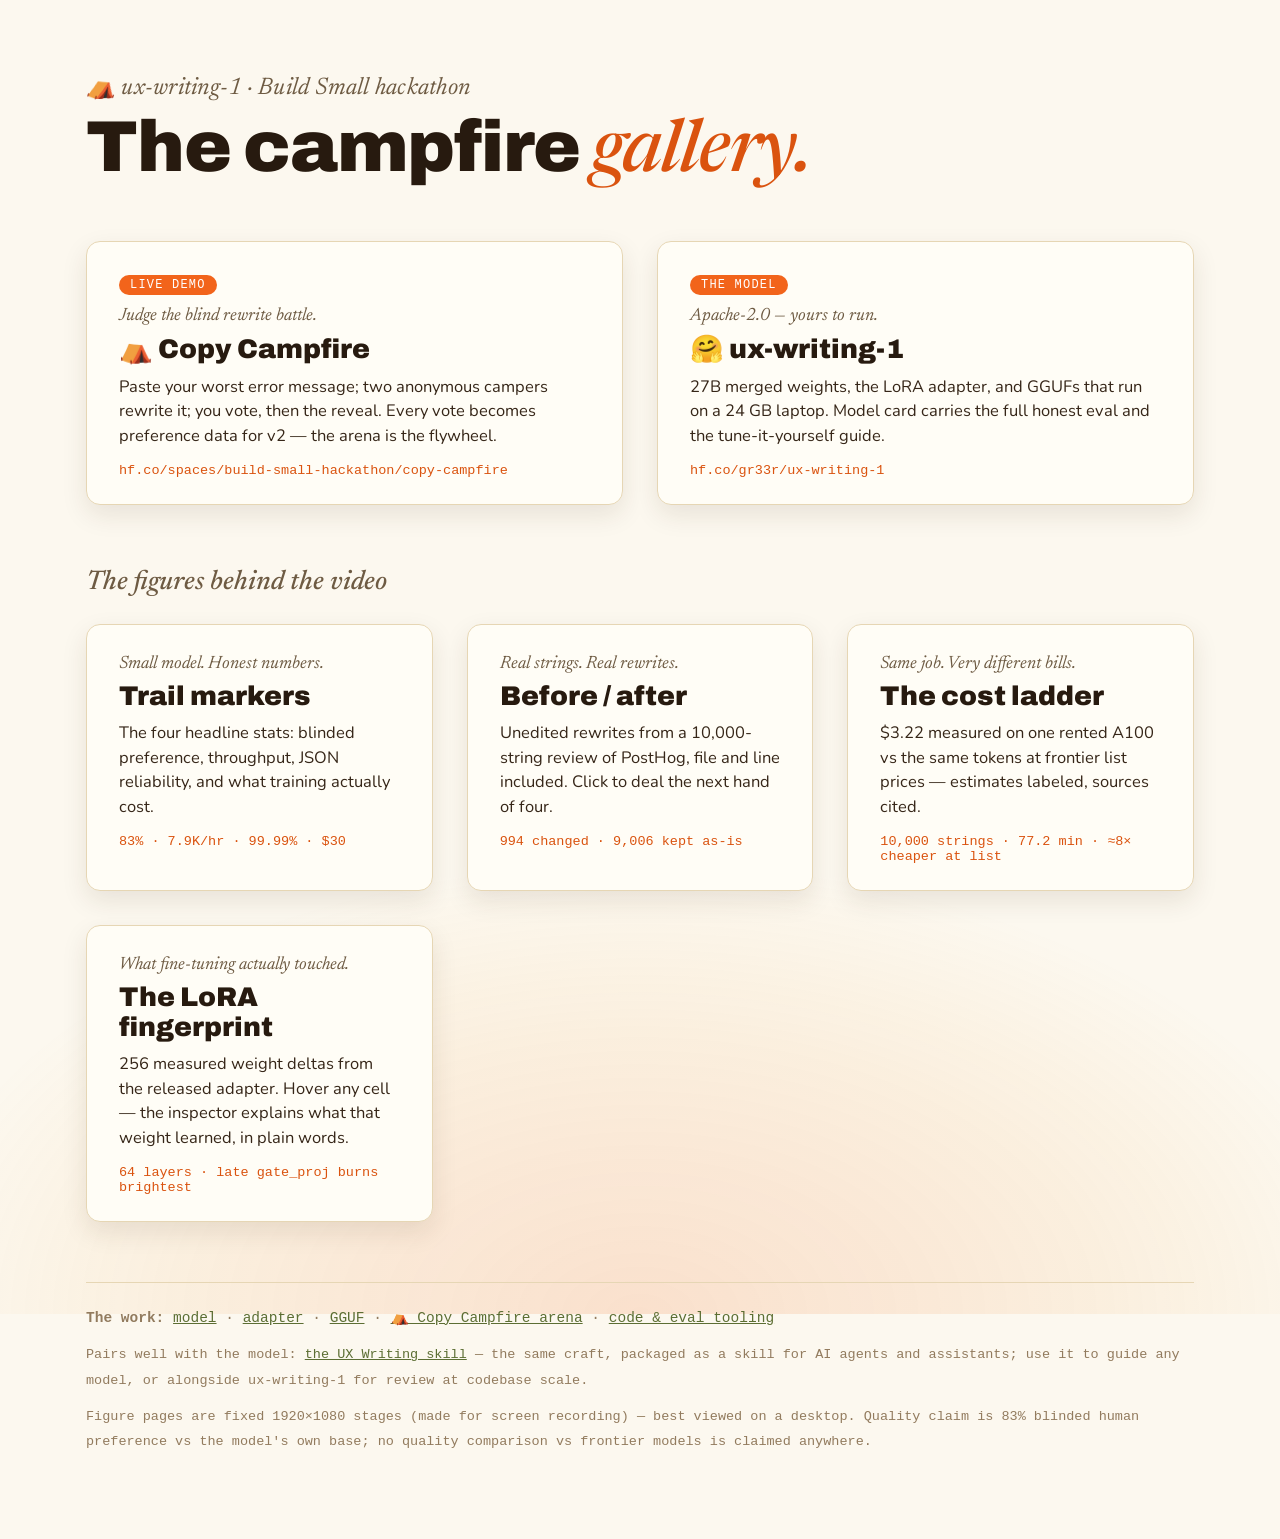
<file: docs/video_assets/index.html>
<!DOCTYPE html>
<html lang="en">
<head>
<meta charset="utf-8">
<link rel="icon" href="data:image/svg+xml,<svg xmlns='http://www.w3.org/2000/svg' viewBox='0 0 100 100'><text y='.9em' font-size='90'>⛺</text></svg>">
<meta name="viewport" content="width=device-width, initial-scale=1">
<title>⛺ ux-writing-1 — the campfire gallery</title>
<link rel="preconnect" href="https://fonts.googleapis.com">
<link href="https://fonts.googleapis.com/css2?family=Archivo:wght@700;900&family=Newsreader:ital,wght@1,500&family=Nunito:wght@400;700;800&display=swap" rel="stylesheet">
<link rel="stylesheet" href="campfire.css">
<style>
/* the gallery hub is a normal scrolling page, not a 1920x1080 stage */
html, body { background: var(--parch-50); }
.hub { position: relative; max-width: 1180px; margin: 0 auto; padding: 72px 36px 80px;
       font-family: var(--font-sans); color: var(--text-body); }
.hub .kicker { font-size: 24px; }
.hub h1 { font-family: var(--font-display); font-weight: 900; font-size: clamp(40px, 6vw, 72px);
          color: var(--text-strong); letter-spacing: -0.015em; line-height: 1.05; margin-top: 10px; }
.hub h1 em { font-family: var(--font-serif); font-style: italic; font-weight: 500; color: var(--fire-600); }
.hub .intro { font-family: var(--font-serif); font-style: italic; font-size: 21px;
              color: var(--text-muted); margin-top: 18px; max-width: 760px; line-height: 1.55; }
.live { margin-top: 48px; display: grid; grid-template-columns: repeat(auto-fit, minmax(360px, 1fr)); gap: 34px; }
.live-tile { border-top: 5px solid var(--fire-500); background:
  linear-gradient(180deg, #FFF8EE, #FFFDF6 55%); }
.live-tile h2 { font-size: 31px; }
.live-tile .t-chip { display: inline-block; font-family: var(--font-mono); font-size: 12px;
  letter-spacing: .1em; text-transform: uppercase; color: #fff; background: var(--fire-500);
  border-radius: 999px; padding: 3px 11px; margin-bottom: 12px; }
.section { font-family: var(--font-serif); font-style: italic; font-weight: 500; font-size: 27px;
  color: var(--text-muted); margin-top: 64px; }
.tiles { margin-top: 28px; display: grid; grid-template-columns: repeat(auto-fit, minmax(320px, 1fr)); gap: 34px; }
.tile { display: block; text-decoration: none; background: #FFFDF6; border: 1px solid var(--parch-300);
        border-radius: 14px; padding: 30px 32px 26px; box-shadow: 0 10px 26px rgba(54,38,24,.10);
        transition: transform .25s cubic-bezier(.22,.9,.3,1), box-shadow .25s ease; }
.tile:hover { transform: translateY(-4px) rotate(-0.4deg); box-shadow: 0 18px 38px rgba(54,38,24,.16); }
.tile .t-kick { font-family: var(--font-serif); font-style: italic; font-size: 18px; color: var(--text-muted); }
.tile h2 { font-family: var(--font-display); font-weight: 900; font-size: 27px; color: var(--text-strong); margin-top: 8px; }
.tile p { font-size: 16.5px; line-height: 1.5; color: var(--text-body); margin-top: 10px; }
.tile .t-stat { font-family: var(--font-mono); font-size: 13.5px; color: var(--fire-600); margin-top: 14px; }
.hub .links { margin-top: 60px; border-top: 1px solid var(--parch-300); padding-top: 22px;
              font-family: var(--font-mono); font-size: 14.5px; line-height: 1.9; color: var(--text-faint); }
.hub .links a { color: var(--pine-600); }
.hub .note { font-family: var(--font-mono); font-size: 13.5px; color: var(--text-faint); margin-top: 10px; }
.glow { position: fixed; left: -20vw; right: -20vw; bottom: -46vh; height: 70vh; pointer-events: none;
        background: radial-gradient(58% 100% at 50% 100%, rgba(242,100,27,.16), rgba(238,142,30,.08) 45%, transparent 72%); }
</style>
</head>
<body>
<div class="glow"></div>
<div class="hub">
  <div class="kicker">⛺ ux-writing-1 · Build Small hackathon</div>
  <h1>The campfire <em>gallery.</em></h1>

  <div class="live">
    <a class="tile live-tile" href="https://huggingface.co/spaces/build-small-hackathon/copy-campfire">
      <span class="t-chip">live demo</span>
      <div class="t-kick">Judge the blind rewrite battle.</div>
      <h2>⛺ Copy Campfire</h2>
      <p>Paste your worst error message; two anonymous campers rewrite it; you vote, then
         the reveal. Every vote becomes preference data for v2 — the arena is the flywheel.</p>
      <div class="t-stat">hf.co/spaces/build-small-hackathon/copy-campfire</div>
    </a>
    <a class="tile live-tile" href="https://huggingface.co/gr33r/ux-writing-1">
      <span class="t-chip">the model</span>
      <div class="t-kick">Apache-2.0 — yours to run.</div>
      <h2>🤗 ux-writing-1</h2>
      <p>27B merged weights, the LoRA adapter, and GGUFs that run on a 24&nbsp;GB laptop.
         Model card carries the full honest eval and the tune-it-yourself guide.</p>
      <div class="t-stat">hf.co/gr33r/ux-writing-1</div>
    </a>
  </div>

  <h3 class="section">The figures behind the video</h3>
  <div class="tiles">
    <a class="tile" href="stats_banner.html">
      <div class="t-kick">Small model. Honest numbers.</div>
      <h2>Trail markers</h2>
      <p>The four headline stats: blinded preference, throughput, JSON reliability, and
         what training actually cost.</p>
      <div class="t-stat">83% · 7.9K/hr · 99.99% · $30</div>
    </a>
    <a class="tile" href="before_after.html">
      <div class="t-kick">Real strings. Real rewrites.</div>
      <h2>Before / after</h2>
      <p>Unedited rewrites from a 10,000-string review of PostHog, file and line included.
         Click to deal the next hand of four.</p>
      <div class="t-stat">994 changed · 9,006 kept as-is</div>
    </a>
    <a class="tile" href="cost_compare.html">
      <div class="t-kick">Same job. Very different bills.</div>
      <h2>The cost ladder</h2>
      <p>$3.22 measured on one rented A100 vs the same tokens at frontier list prices —
         estimates labeled, sources cited.</p>
      <div class="t-stat">10,000 strings · 77.2 min · ≈8× cheaper at list</div>
    </a>
    <a class="tile" href="weights_heatmap.html">
      <div class="t-kick">What fine-tuning actually touched.</div>
      <h2>The LoRA fingerprint</h2>
      <p>256 measured weight deltas from the released adapter. Hover any cell — the
         inspector explains what that weight learned, in plain words.</p>
      <div class="t-stat">64 layers · late gate_proj burns brightest</div>
    </a>
  </div>

  <div class="links">
    <b>The work:</b>
    <a href="https://huggingface.co/gr33r/ux-writing-1">model</a> ·
    <a href="https://huggingface.co/gr33r/ux-writing-1-lora">adapter</a> ·
    <a href="https://huggingface.co/gr33r/ux-writing-1-GGUF">GGUF</a> ·
    <a href="https://huggingface.co/spaces/build-small-hackathon/copy-campfire">⛺ Copy Campfire arena</a> ·
    <a href="https://github.com/content-designer/ux-writing-1">code &amp; eval tooling</a>
    <div class="note">Pairs well with the model:
    <a href="https://content-designer.github.io/ux-writing-skill/">the UX Writing skill</a> —
    the same craft, packaged as a skill for AI agents and assistants; use it to guide any
    model, or alongside ux-writing-1 for review at codebase scale.</div>
    <div class="note">Figure pages are fixed 1920×1080 stages (made for screen recording) —
    best viewed on a desktop. Quality claim is 83% blinded human preference vs the model's
    own base; no quality comparison vs frontier models is claimed anywhere.</div>
  </div>
</div>
</body>
</html>
</file>
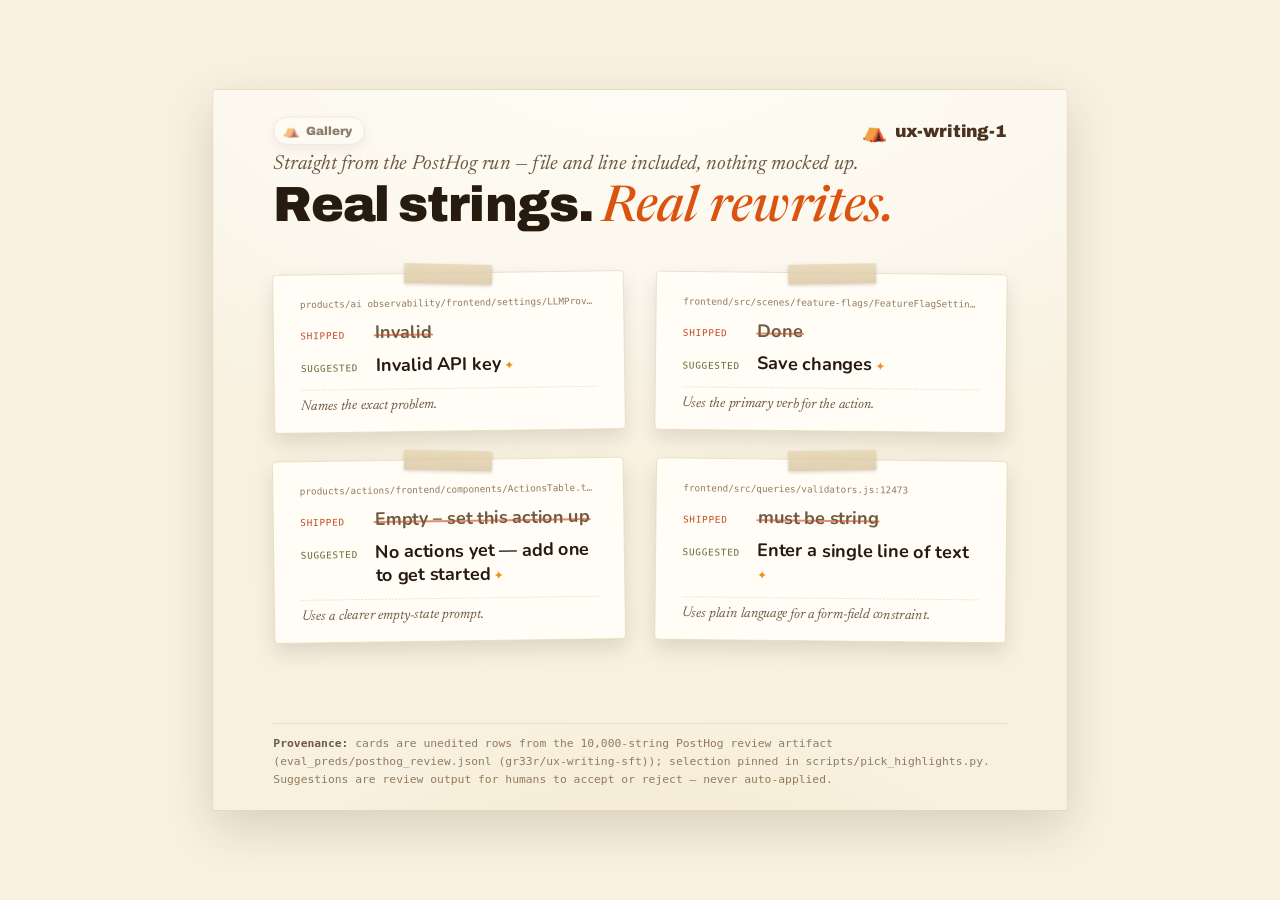
<file: docs/video_assets/before_after.html>
<!DOCTYPE html>
<html lang="en">
<head>
<meta charset="utf-8">
<link rel="icon" href="data:image/svg+xml,<svg xmlns='http://www.w3.org/2000/svg' viewBox='0 0 100 100'><text y='.9em' font-size='90'>⛺</text></svg>">
<title>Copy Campfire — real strings, real rewrites</title>
<link rel="preconnect" href="https://fonts.googleapis.com">
<link href="https://fonts.googleapis.com/css2?family=Archivo:wght@700;900&family=Newsreader:ital,wght@1,500&family=Nunito:wght@400;700;800&display=swap" rel="stylesheet">
<style>
/* Copy Campfire design tokens — verbatim from space/app.py — plus the 1920x1080 video stage. */

:root {
  --fire-50: #FFF2E6; --fire-100: #FFE1C6; --fire-200: #FCC596; --fire-300: #FBA968;
  --fire-400: #F7842F; --fire-500: #F2641B; --fire-600: #DA530F; --fire-700: #B23F08;
  --ember-500: #EE8E1E; --gold-400: #D8A94B; --gold-500: #C0892C; --gold-600: #9A6B1E;
  --parch-50: #FCF8EF; --parch-100: #F8F1DF; --parch-200: #F1E7CF; --parch-300: #E6D6B4; --parch-400: #D6C09A;
  --bark-400: #9B7B55; --bark-500: #7A5C3C; --bark-600: #5E4429; --bark-700: #4A3420;
  --bark-800: #362618; --bark-900: #271A0F;
  --pine-500: #6E7B3E; --pine-600: #5C6E33; --pine-700: #45531F;
  --ink-blue: #2F6CB0; --bad-500: #C24A24;
  --text-strong: var(--bark-900); --text-body: var(--bark-800); --text-muted: #6E5B43;
  --text-faint: #927B5E; --text-accent: var(--pine-600);
  --font-display: 'Archivo', system-ui, sans-serif;
  --font-serif: 'Newsreader', Georgia, serif;
  --font-sans: 'Nunito', system-ui, sans-serif;
  --font-mono: ui-monospace, 'SF Mono', Menlo, monospace;
}

* { margin: 0; padding: 0; box-sizing: border-box; }

html, body { background: var(--parch-100); }

/* fixed 1920x1080 stage, centered and scaled to the window for preview */
.stage-wrap {
  position: fixed; inset: 0; display: flex; align-items: center; justify-content: center;
}
.stage {
  width: 1920px; height: 1080px; position: relative; overflow: hidden;
  background:
    radial-gradient(1200px 700px at 50% -10%, #FFFDF6 0%, var(--parch-50) 55%, var(--parch-100) 100%);
  color: var(--text-body); font-family: var(--font-sans);
  box-shadow: 0 0 0 1px var(--parch-300), 0 26px 70px rgba(54, 38, 24, .16);
  border-radius: 4px;
}
.stage::after { /* parchment grain */
  content: ""; position: absolute; inset: 0; pointer-events: none; opacity: .35;
  background-image: radial-gradient(var(--parch-200) 0.8px, transparent 0.8px);
  background-size: 26px 26px;
}
.stage::before { /* campfire glow from just below frame */
  content: ""; position: absolute; left: -240px; right: -240px; bottom: -540px; height: 900px;
  pointer-events: none; z-index: 0;
  background: radial-gradient(58% 100% at 50% 100%,
    rgba(242, 100, 27, .22), rgba(238, 142, 30, .12) 42%, rgba(216, 169, 75, .06) 62%, transparent 75%);
}

/* ambient embers drifting up the whole stage — pure CSS, deterministic */
.stage-embers { position: absolute; inset: 0; pointer-events: none; overflow: hidden; }
.stage-embers i {
  position: absolute; bottom: -16px; border-radius: 50%;
  background: radial-gradient(circle at 35% 35%, var(--fire-200), var(--ember-500) 60%, transparent 75%);
  opacity: 0; animation: rise-far linear infinite;
}
@keyframes rise-far {
  0%   { transform: translateY(0) translateX(0) scale(1); opacity: 0; }
  6%   { opacity: .55; }
  55%  { opacity: .3; }
  100% { transform: translateY(-1160px) translateX(var(--drift, 30px)) scale(.35); opacity: 0; }
}
.stage-embers i:nth-child(1)  { left: 6%;  width: 7px;  height: 7px;  animation-duration: 13s; animation-delay: 0s;   --drift: 44px; }
.stage-embers i:nth-child(2)  { left: 14%; width: 5px;  height: 5px;  animation-duration: 17s; animation-delay: 4s;   --drift: -36px; }
.stage-embers i:nth-child(3)  { left: 24%; width: 9px;  height: 9px;  animation-duration: 11s; animation-delay: 7s;   --drift: 24px; }
.stage-embers i:nth-child(4)  { left: 33%; width: 5px;  height: 5px;  animation-duration: 19s; animation-delay: 2s;   --drift: -52px; }
.stage-embers i:nth-child(5)  { left: 45%; width: 8px;  height: 8px;  animation-duration: 12s; animation-delay: 9s;   --drift: 38px; }
.stage-embers i:nth-child(6)  { left: 52%; width: 6px;  height: 6px;  animation-duration: 16s; animation-delay: 1s;   --drift: -20px; }
.stage-embers i:nth-child(7)  { left: 61%; width: 10px; height: 10px; animation-duration: 10s; animation-delay: 5s;   --drift: 56px; }
.stage-embers i:nth-child(8)  { left: 70%; width: 5px;  height: 5px;  animation-duration: 18s; animation-delay: 11s;  --drift: -30px; }
.stage-embers i:nth-child(9)  { left: 79%; width: 7px;  height: 7px;  animation-duration: 14s; animation-delay: 3s;   --drift: 26px; }
.stage-embers i:nth-child(10) { left: 87%; width: 6px;  height: 6px;  animation-duration: 15s; animation-delay: 8s;   --drift: -44px; }
.stage-embers i:nth-child(11) { left: 93%; width: 8px;  height: 8px;  animation-duration: 12s; animation-delay: 6s;   --drift: 20px; }
.stage-embers i:nth-child(12) { left: 39%; width: 4px;  height: 4px;  animation-duration: 21s; animation-delay: 13s;  --drift: 48px; }

/* italic accent word in headlines */
.headline em {
  font-family: var(--font-serif); font-style: italic; font-weight: 500;
  color: var(--fire-600); letter-spacing: 0;
}

.kicker {
  font-family: var(--font-serif); font-style: italic; font-size: 30px;
  color: var(--text-muted); letter-spacing: .01em;
}
.headline {
  font-family: var(--font-display); font-weight: 900; color: var(--text-strong);
  letter-spacing: -0.015em; line-height: 1.04;
}
.footnote {
  position: absolute; left: 90px; right: 90px; bottom: 34px;
  font-family: var(--font-mono); font-size: 17px; line-height: 1.55;
  color: var(--text-faint); border-top: 1px solid var(--parch-300); padding-top: 16px;
}
.footnote b { color: var(--text-muted); font-weight: 600; }

.brand {
  position: absolute; top: 44px; right: 90px; display: flex; align-items: center; gap: 12px;
  font-family: var(--font-display); font-weight: 900; font-size: 26px; color: var(--bark-700);
}
.brand .flame { font-size: 30px; }

/* ember particles */
.ember {
  position: absolute; bottom: -12px; border-radius: 50%;
  background: radial-gradient(circle at 35% 35%, var(--fire-200), var(--ember-500) 60%, transparent 75%);
  opacity: 0; pointer-events: none;
  animation: rise linear infinite;
}
@keyframes rise {
  0%   { transform: translateY(0) translateX(0) scale(1);   opacity: 0; }
  8%   { opacity: .85; }
  60%  { opacity: .5; }
  100% { transform: translateY(-260px) translateX(var(--drift, 24px)) scale(.45); opacity: 0; }
}

.replay-hint {
  position: absolute; top: 54px; left: 50%; transform: translateX(-50%);
  font-family: var(--font-mono); font-size: 15px; color: var(--text-faint);
  animation: hintfade 6s forwards; /* disappears before any recorded take */
}
@keyframes hintfade { 0%, 70% { opacity: .75; } 100% { opacity: 0; } }

/* home / back-to-gallery control — mirrors the brand pill, top-left. Subtle by
   default so it stays out of clean recordings; full on hover. */
.home-btn {
  position: absolute; top: 40px; left: 90px; z-index: 6;
  display: inline-flex; align-items: center; gap: 9px;
  font-family: var(--font-display); font-weight: 900; font-size: 18px;
  color: var(--bark-700); text-decoration: none;
  background: #FFFDF6; border: 1px solid var(--parch-300); border-radius: 999px;
  padding: 8px 17px 8px 14px; box-shadow: 0 6px 16px rgba(54, 38, 24, .12);
  opacity: .62; transition: opacity .18s ease, transform .18s ease, box-shadow .18s ease;
}
.home-btn:hover { opacity: 1; transform: translateY(-1px); box-shadow: 0 9px 22px rgba(54, 38, 24, .18); }
.home-btn .flame { font-size: 20px; }


.content { position: absolute; left: 90px; right: 90px; top: 96px; z-index: 1; }
.headline { font-size: 74px; margin-top: 8px; }

.cards { margin-top: 56px; display: grid; grid-template-columns: 1fr 1fr; gap: 42px 46px; }
.card { position: relative; min-width: 0; /* let 1fr tracks shrink past the nowrap path line */
        background: #FFFDF6; border: 1px solid var(--parch-300);
        border-radius: 6px; padding: 36px 40px 28px;
        box-shadow: 0 1px 0 rgba(255,255,255,.8) inset, 0 14px 30px rgba(54,38,24,.13);
        opacity: 0; transform: translateY(26px) rotate(0deg);
        transition: opacity .65s ease, transform .65s cubic-bezier(.22,.9,.3,1); }
.card:nth-child(odd)  { --tilt: -0.8deg; }
.card:nth-child(even) { --tilt: 0.6deg; }
.card.on { opacity: 1; transform: translateY(0) rotate(var(--tilt)); }
.card::before { /* tape strip */
  content: ""; position: absolute; top: -14px; left: 50%; width: 132px; height: 30px;
  transform: translateX(-50%) rotate(calc(var(--tilt) * -2.5));
  background: linear-gradient(180deg, rgba(230,214,180,.85), rgba(214,192,154,.75));
  box-shadow: 0 2px 5px rgba(54,38,24,.18); border-radius: 2px;
}
.card .where { font-family: var(--font-mono); font-size: 14px; color: var(--text-faint);
               white-space: nowrap; overflow: hidden; text-overflow: ellipsis; margin-bottom: 18px; }
.line { display: grid; grid-template-columns: 96px 1fr; gap: 16px; align-items: baseline; }
.line + .line { margin-top: 14px; }
.line .tag { font-family: var(--font-mono); font-size: 14px; letter-spacing: .08em;
             text-transform: uppercase; }
.line.before .tag { color: var(--bad-500); }
.line.after  .tag { color: var(--pine-600); }
.line .copy { font-family: var(--font-sans); font-weight: 700; font-size: 27px; line-height: 1.3; }
.line.before .copy { color: var(--text-muted); }
.strike-wrap { position: relative; display: inline; }
.strike-wrap .strike { position: absolute; left: -2px; right: auto; top: 56%; height: 3px; width: 0;
                       background: rgba(194,74,36,.6); border-radius: 2px;
                       transition: width .5s cubic-bezier(.4,0,.6,1); }
.card.on .strike { width: calc(100% + 4px); transition-delay: var(--strike-delay, .7s); }
.line.after { opacity: 0; transform: translateY(8px);
              transition: opacity .5s ease, transform .5s cubic-bezier(.22,.9,.3,1); }
.card.on .line.after { opacity: 1; transform: translateY(0);
                       transition-delay: var(--after-delay, 1.1s); }
.line.after .copy { color: var(--text-strong); }
.line.after .copy::after { content: " ✦"; color: var(--ember-500); font-size: 18px; }
.card .why { margin-top: 18px; font-family: var(--font-serif); font-style: italic;
             font-size: 21px; color: var(--text-muted); border-top: 1px dashed var(--parch-300);
             padding-top: 14px; opacity: 0; transition: opacity .6s ease; }
.card.on .why { opacity: 1; transition-delay: var(--why-delay, 1.5s); }
</style>
</head>
<body>
<div class="stage-wrap"><div class="stage" id="stage">
  <div class="stage-embers"><i></i><i></i><i></i><i></i><i></i><i></i><i></i><i></i><i></i><i></i><i></i><i></i></div>
  <a class="home-btn" href="index.html" onclick="event.stopPropagation()"><span class="flame">⛺</span> Gallery</a>
  <div class="replay-hint">click anywhere for four more rewrites</div>
  <div class="brand"><span class="flame">⛺</span> ux-writing-1</div>
  <div class="content">
    <div class="kicker">Straight from the PostHog run — file and line included, nothing mocked up.</div>
    <div class="headline">Real strings. <em>Real rewrites.</em></div>
    <div class="cards" id="cards"></div>
  </div>
  <div class="footnote" id="footnote"></div>
</div></div>

<script>
const DATA = {"source": "eval_preds/posthog_review.jsonl (gr33r/ux-writing-sft)", "note": "curated subset; picks pinned by (path, line) in scripts/pick_highlights.py", "highlights": [{"path": "products/ai_observability/frontend/settings/LLMProviderKeysSettings.tsx", "line": 54, "kind": "error", "before": "Invalid", "after": "Invalid API key", "reason": "Names the exact problem."}, {"path": "frontend/src/scenes/feature-flags/FeatureFlagSettings.tsx", "line": 209, "kind": "button_or_label", "before": "Done", "after": "Save changes", "reason": "Uses the primary verb for the action."}, {"path": "products/actions/frontend/components/ActionsTable.tsx", "line": 172, "kind": "body_copy", "before": "Empty \u2013 set this action up", "after": "No actions yet \u2014 add one to get started", "reason": "Uses a clearer empty-state prompt."}, {"path": "frontend/src/queries/validators.js", "line": 12473, "kind": "button_or_label", "before": "must be string", "after": "Enter a single line of text", "reason": "Uses plain language for a form-field constraint."}, {"path": "products/workflows/frontend/Channels/SlackSetup/SlackSetupModal.tsx", "line": 19, "kind": "button_or_label", "before": "Configure Slack integration", "after": "Connect Slack", "reason": "Uses a concrete action and platform name."}, {"path": "frontend/src/lib/components/AuthorizedUrlList/AuthorizedUrlList.tsx", "line": 179, "kind": "body_copy", "before": "NB you need to have added posthog to the `window`", "after": "Make sure PostHog is on the window object before you run this.", "reason": "Uses a direct instruction instead of an abbreviation."}, {"path": "products/ai_observability/frontend/clusters/ClusterDetailScatterPlot.tsx", "line": 193, "kind": "button_or_label", "before": "click to view trace", "after": "View trace", "reason": "Removes redundant instruction for a visible control."}, {"path": "products/conversations/frontend/browserNotificationLogic.ts", "line": 99, "kind": "body_copy", "before": "Click to view your support tickets", "after": "View your support tickets", "reason": "Uses a direct action for the notification."}, {"path": "products/workflows/frontend/Workflows/hogflows/panel/testing/hogFlowEditorTestLogic.ts", "line": 571, "kind": "error", "before": "Invalid JSON", "after": "Globals must be valid JSON", "reason": "Uses the field name and states the requirement."}, {"path": "frontend/src/queries/validators.js", "line": 11531, "kind": "body_copy", "before": "must NOT have additional properties", "after": "Only use the fields that are listed. Extra fields aren't allowed.", "reason": "Replaces schema language with a concrete constraint."}, {"path": "frontend/src/queries/nodes/InsightViz/TrendsFormula.tsx", "line": 145, "kind": "button_or_label", "before": "Remove formula", "after": "Remove formula and disable formula mode", "reason": "Explains the extra effect when it's the last formula."}, {"path": "frontend/src/queries/validators.js", "line": 5618, "kind": "button_or_label", "before": "must be string", "after": "Enter a short, descriptive key (for example, user_id).", "reason": "Explains the expected input with an example."}, {"path": "frontend/src/scenes/data-warehouse/scene/OverviewTab.tsx", "line": 88, "kind": "body_copy", "before": "Time when this job was created", "after": "Created at", "reason": "Uses a concise noun phrase for the column header."}, {"path": "frontend/src/scenes/trends/mathsLogic.tsx", "line": 380, "kind": "body_copy", "before": "Event count per actor 50th percentile.", "after": "Median event count per actor", "reason": "Uses the familiar name instead of the percentile definition."}, {"path": "frontend/src/scenes/cohorts/CohortEdit.tsx", "line": 283, "kind": "button_or_label", "before": "Delete", "after": "Delete cohort", "reason": "Adds the object so the destructive action is explicit."}, {"path": "frontend/src/scenes/billing/BillingHero.tsx", "line": 134, "kind": "button_or_label", "before": "Lucky you!", "after": "You're on the YC plan", "reason": "Removes hype; states the plan plainly."}, {"path": "products/workflows/frontend/Workflows/WorkflowMetrics.tsx", "line": 42, "kind": "body_copy", "before": "Total number of events that were triggered", "after": "Events that started this workflow", "reason": "Uses the metric's own terminology and ties it to the workflow."}, {"path": "frontend/src/taxonomy/core-filter-definitions-by-group.json", "line": 4592, "kind": "error", "before": "Errors encountered while trying to process exceptions.", "after": "We couldn't process all exceptions. Review the details and try again.", "reason": "Uses plain language and suggests a recovery step."}, {"path": "frontend/src/lib/components/CyclotronJob/integrations/integrationSetups.tsx", "line": 50, "kind": "button_or_label", "before": "Configure new Databricks account", "after": "Connect Databricks", "reason": "Uses a shorter action that fits the menu."}, {"path": "frontend/src/scenes/insights/aggregationAxisFormat.ts", "line": 20, "kind": "button_or_label", "before": "Short Number", "after": "Short number (1.5K, 2M)", "reason": "Shows the compact format with examples."}]};

function esc(s) {
  return s.replace(/&/g, "&amp;").replace(/</g, "&lt;").replace(/>/g, "&gt;");
}

const HAND = 4;
let page = 0;

function build() {
  const wrap = document.getElementById("cards");
  wrap.innerHTML = "";
  const start = page * HAND;
  DATA.highlights.slice(start, start + HAND).forEach((h, i) => {
    const el = document.createElement("div");
    el.className = "card";
    // stagger the strike/reveal beats per card so the page reads card by card
    el.style.setProperty("--strike-delay", (0.7 + i * 0.22) + "s");
    el.style.setProperty("--after-delay", (1.1 + i * 0.22) + "s");
    el.style.setProperty("--why-delay", (1.5 + i * 0.22) + "s");
    el.innerHTML =
      `<div class="where">${esc(h.path)}:${h.line}</div>` +
      `<div class="line before"><div class="tag">shipped</div><div class="copy">` +
      `<span class="strike-wrap">${esc(h.before)}<i class="strike"></i></span></div></div>` +
      `<div class="line after"><div class="tag">suggested</div><div class="copy">${esc(h.after)}</div></div>` +
      `<div class="why">${esc(h.reason)}</div>`;
    wrap.appendChild(el);
  });
  document.getElementById("footnote").innerHTML =
    `<b>Provenance:</b> cards are unedited rows from the 10,000-string PostHog review artifact ` +
    `(${esc(DATA.source)}); selection pinned in scripts/pick_highlights.py. Suggestions are ` +
    `review output for humans to accept or reject — never auto-applied.`;
}

function animate() {
  const cards = document.querySelectorAll(".card");
  cards.forEach(c => c.classList.remove("on"));
  void document.getElementById("cards").offsetWidth; // flush layout so transitions run
  cards.forEach((c, i) => {
    c.style.transitionDelay = (i * 0.22) + "s";
    c.classList.add("on");
  });
}

function fit() {
  const s = Math.min(innerWidth / 1920, innerHeight / 1080);
  document.getElementById("stage").style.transform = `scale(${s})`;
}
document.getElementById("stage").style.transformOrigin = "center";
addEventListener("resize", fit); fit();

build();
setTimeout(animate, 600);
addEventListener("click", () => {
  page = (page + 1) % Math.max(1, Math.ceil(DATA.highlights.length / HAND));
  build();
  setTimeout(animate, 120);
});
</script>
</body>
</html>
</file>
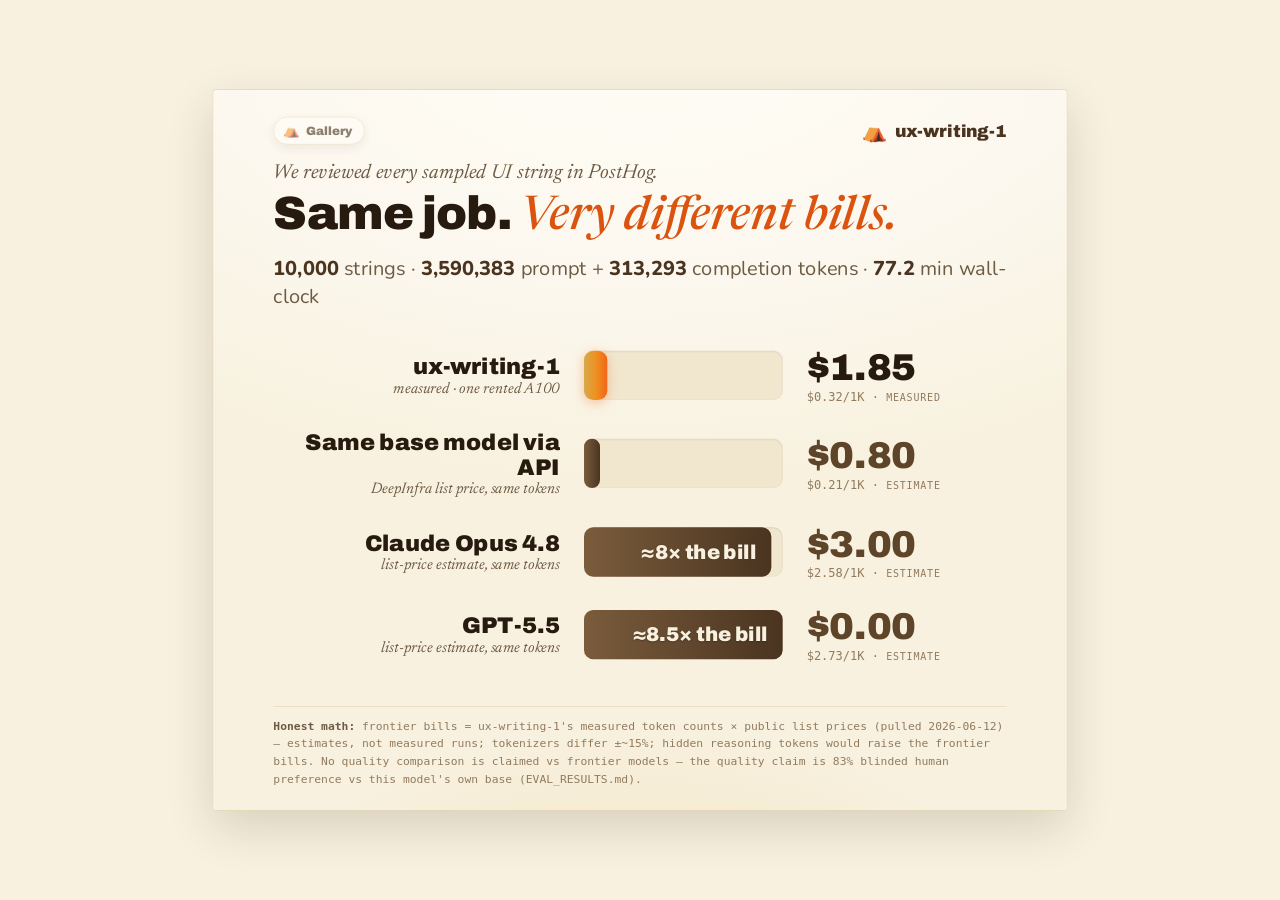
<file: docs/video_assets/cost_compare.html>
<!DOCTYPE html>
<html lang="en">
<head>
<meta charset="utf-8">
<link rel="icon" href="data:image/svg+xml,<svg xmlns='http://www.w3.org/2000/svg' viewBox='0 0 100 100'><text y='.9em' font-size='90'>⛺</text></svg>">
<title>Copy Campfire — the same job, three bills</title>
<link rel="preconnect" href="https://fonts.googleapis.com">
<link href="https://fonts.googleapis.com/css2?family=Archivo:wght@700;900&family=Newsreader:ital,wght@1,500&family=Nunito:wght@400;700;800&display=swap" rel="stylesheet">
<style>
/* Copy Campfire design tokens — verbatim from space/app.py — plus the 1920x1080 video stage. */

:root {
  --fire-50: #FFF2E6; --fire-100: #FFE1C6; --fire-200: #FCC596; --fire-300: #FBA968;
  --fire-400: #F7842F; --fire-500: #F2641B; --fire-600: #DA530F; --fire-700: #B23F08;
  --ember-500: #EE8E1E; --gold-400: #D8A94B; --gold-500: #C0892C; --gold-600: #9A6B1E;
  --parch-50: #FCF8EF; --parch-100: #F8F1DF; --parch-200: #F1E7CF; --parch-300: #E6D6B4; --parch-400: #D6C09A;
  --bark-400: #9B7B55; --bark-500: #7A5C3C; --bark-600: #5E4429; --bark-700: #4A3420;
  --bark-800: #362618; --bark-900: #271A0F;
  --pine-500: #6E7B3E; --pine-600: #5C6E33; --pine-700: #45531F;
  --ink-blue: #2F6CB0; --bad-500: #C24A24;
  --text-strong: var(--bark-900); --text-body: var(--bark-800); --text-muted: #6E5B43;
  --text-faint: #927B5E; --text-accent: var(--pine-600);
  --font-display: 'Archivo', system-ui, sans-serif;
  --font-serif: 'Newsreader', Georgia, serif;
  --font-sans: 'Nunito', system-ui, sans-serif;
  --font-mono: ui-monospace, 'SF Mono', Menlo, monospace;
}

* { margin: 0; padding: 0; box-sizing: border-box; }

html, body { background: var(--parch-100); }

/* fixed 1920x1080 stage, centered and scaled to the window for preview */
.stage-wrap {
  position: fixed; inset: 0; display: flex; align-items: center; justify-content: center;
}
.stage {
  width: 1920px; height: 1080px; position: relative; overflow: hidden;
  background:
    radial-gradient(1200px 700px at 50% -10%, #FFFDF6 0%, var(--parch-50) 55%, var(--parch-100) 100%);
  color: var(--text-body); font-family: var(--font-sans);
  box-shadow: 0 0 0 1px var(--parch-300), 0 26px 70px rgba(54, 38, 24, .16);
  border-radius: 4px;
}
.stage::after { /* parchment grain */
  content: ""; position: absolute; inset: 0; pointer-events: none; opacity: .35;
  background-image: radial-gradient(var(--parch-200) 0.8px, transparent 0.8px);
  background-size: 26px 26px;
}
.stage::before { /* campfire glow from just below frame */
  content: ""; position: absolute; left: -240px; right: -240px; bottom: -540px; height: 900px;
  pointer-events: none; z-index: 0;
  background: radial-gradient(58% 100% at 50% 100%,
    rgba(242, 100, 27, .22), rgba(238, 142, 30, .12) 42%, rgba(216, 169, 75, .06) 62%, transparent 75%);
}

/* ambient embers drifting up the whole stage — pure CSS, deterministic */
.stage-embers { position: absolute; inset: 0; pointer-events: none; overflow: hidden; }
.stage-embers i {
  position: absolute; bottom: -16px; border-radius: 50%;
  background: radial-gradient(circle at 35% 35%, var(--fire-200), var(--ember-500) 60%, transparent 75%);
  opacity: 0; animation: rise-far linear infinite;
}
@keyframes rise-far {
  0%   { transform: translateY(0) translateX(0) scale(1); opacity: 0; }
  6%   { opacity: .55; }
  55%  { opacity: .3; }
  100% { transform: translateY(-1160px) translateX(var(--drift, 30px)) scale(.35); opacity: 0; }
}
.stage-embers i:nth-child(1)  { left: 6%;  width: 7px;  height: 7px;  animation-duration: 13s; animation-delay: 0s;   --drift: 44px; }
.stage-embers i:nth-child(2)  { left: 14%; width: 5px;  height: 5px;  animation-duration: 17s; animation-delay: 4s;   --drift: -36px; }
.stage-embers i:nth-child(3)  { left: 24%; width: 9px;  height: 9px;  animation-duration: 11s; animation-delay: 7s;   --drift: 24px; }
.stage-embers i:nth-child(4)  { left: 33%; width: 5px;  height: 5px;  animation-duration: 19s; animation-delay: 2s;   --drift: -52px; }
.stage-embers i:nth-child(5)  { left: 45%; width: 8px;  height: 8px;  animation-duration: 12s; animation-delay: 9s;   --drift: 38px; }
.stage-embers i:nth-child(6)  { left: 52%; width: 6px;  height: 6px;  animation-duration: 16s; animation-delay: 1s;   --drift: -20px; }
.stage-embers i:nth-child(7)  { left: 61%; width: 10px; height: 10px; animation-duration: 10s; animation-delay: 5s;   --drift: 56px; }
.stage-embers i:nth-child(8)  { left: 70%; width: 5px;  height: 5px;  animation-duration: 18s; animation-delay: 11s;  --drift: -30px; }
.stage-embers i:nth-child(9)  { left: 79%; width: 7px;  height: 7px;  animation-duration: 14s; animation-delay: 3s;   --drift: 26px; }
.stage-embers i:nth-child(10) { left: 87%; width: 6px;  height: 6px;  animation-duration: 15s; animation-delay: 8s;   --drift: -44px; }
.stage-embers i:nth-child(11) { left: 93%; width: 8px;  height: 8px;  animation-duration: 12s; animation-delay: 6s;   --drift: 20px; }
.stage-embers i:nth-child(12) { left: 39%; width: 4px;  height: 4px;  animation-duration: 21s; animation-delay: 13s;  --drift: 48px; }

/* italic accent word in headlines */
.headline em {
  font-family: var(--font-serif); font-style: italic; font-weight: 500;
  color: var(--fire-600); letter-spacing: 0;
}

.kicker {
  font-family: var(--font-serif); font-style: italic; font-size: 30px;
  color: var(--text-muted); letter-spacing: .01em;
}
.headline {
  font-family: var(--font-display); font-weight: 900; color: var(--text-strong);
  letter-spacing: -0.015em; line-height: 1.04;
}
.footnote {
  position: absolute; left: 90px; right: 90px; bottom: 34px;
  font-family: var(--font-mono); font-size: 17px; line-height: 1.55;
  color: var(--text-faint); border-top: 1px solid var(--parch-300); padding-top: 16px;
}
.footnote b { color: var(--text-muted); font-weight: 600; }

.brand {
  position: absolute; top: 44px; right: 90px; display: flex; align-items: center; gap: 12px;
  font-family: var(--font-display); font-weight: 900; font-size: 26px; color: var(--bark-700);
}
.brand .flame { font-size: 30px; }

/* ember particles */
.ember {
  position: absolute; bottom: -12px; border-radius: 50%;
  background: radial-gradient(circle at 35% 35%, var(--fire-200), var(--ember-500) 60%, transparent 75%);
  opacity: 0; pointer-events: none;
  animation: rise linear infinite;
}
@keyframes rise {
  0%   { transform: translateY(0) translateX(0) scale(1);   opacity: 0; }
  8%   { opacity: .85; }
  60%  { opacity: .5; }
  100% { transform: translateY(-260px) translateX(var(--drift, 24px)) scale(.45); opacity: 0; }
}

.replay-hint {
  position: absolute; top: 54px; left: 50%; transform: translateX(-50%);
  font-family: var(--font-mono); font-size: 15px; color: var(--text-faint);
  animation: hintfade 6s forwards; /* disappears before any recorded take */
}
@keyframes hintfade { 0%, 70% { opacity: .75; } 100% { opacity: 0; } }

/* home / back-to-gallery control — mirrors the brand pill, top-left. Subtle by
   default so it stays out of clean recordings; full on hover. */
.home-btn {
  position: absolute; top: 40px; left: 90px; z-index: 6;
  display: inline-flex; align-items: center; gap: 9px;
  font-family: var(--font-display); font-weight: 900; font-size: 18px;
  color: var(--bark-700); text-decoration: none;
  background: #FFFDF6; border: 1px solid var(--parch-300); border-radius: 999px;
  padding: 8px 17px 8px 14px; box-shadow: 0 6px 16px rgba(54, 38, 24, .12);
  opacity: .62; transition: opacity .18s ease, transform .18s ease, box-shadow .18s ease;
}
.home-btn:hover { opacity: 1; transform: translateY(-1px); box-shadow: 0 9px 22px rgba(54, 38, 24, .18); }
.home-btn .flame { font-size: 20px; }


.content { position: absolute; left: 90px; right: 90px; top: 110px; }
.headline { font-size: 70px; margin-top: 10px; white-space: nowrap; }
.subline { font-family: var(--font-sans); font-size: 30px; color: var(--text-muted); margin-top: 18px; }
.subline b { color: var(--bark-700); font-weight: 800; }

.ladder { margin-top: 56px; display: flex; flex-direction: column; gap: 40px; }
.row { display: grid; grid-template-columns: 430px 1fr 300px; align-items: center; gap: 36px; }
.row .who { text-align: right; }
.row .who .name { font-family: var(--font-display); font-weight: 900; font-size: 34px; color: var(--text-strong); }
.row .who .tag  { font-family: var(--font-serif); font-style: italic; font-size: 23px; color: var(--text-muted); margin-top: 4px; }
.track { position: relative; height: 74px; background: var(--parch-200); border-radius: 14px;
         box-shadow: inset 0 1px 3px rgba(54,38,24,.15); overflow: visible; }
.bar { position: absolute; inset: 0 auto 0 0; width: 0; border-radius: 14px;
       transition: width 2.4s cubic-bezier(.22,.9,.3,1); min-width: 12px; }
.bar.ours { background: linear-gradient(90deg, var(--gold-400), var(--ember-500) 55%, var(--fire-500));
            box-shadow: 0 4px 18px rgba(242,100,27,.35); }
.bar.them { background: linear-gradient(90deg, var(--bark-500), var(--bark-700)); }
.mult { position: absolute; right: 22px; top: 50%; transform: translateY(-50%);
        font-family: var(--font-display); font-weight: 900; font-size: 30px; color: var(--parch-100);
        opacity: 0; transition: opacity .5s ease 2.1s; white-space: nowrap;
        text-shadow: 0 1px 2px rgba(39,26,15,.4); }
.amount { font-family: var(--font-display); font-weight: 900; font-size: 56px; color: var(--text-strong);
          font-variant-numeric: tabular-nums; }
.amount small { display: block; font-family: var(--font-mono); font-weight: 400; font-size: 18px;
                color: var(--text-faint); margin-top: 2px; }
.row.estimate .amount { color: var(--bark-600); }
.estflag { font-family: var(--font-mono); font-size: 15px; letter-spacing: .08em; text-transform: uppercase;
           color: var(--text-faint); }
</style>
</head>
<body>
<div class="stage-wrap"><div class="stage" id="stage">
  <div class="stage-embers"><i></i><i></i><i></i><i></i><i></i><i></i><i></i><i></i><i></i><i></i><i></i><i></i></div>
  <a class="home-btn" href="index.html" onclick="event.stopPropagation()"><span class="flame">⛺</span> Gallery</a>
  <div class="replay-hint">click anywhere to replay</div>
  <div class="brand"><span class="flame">⛺</span> ux-writing-1</div>
  <div class="content">
    <div class="kicker">We reviewed every sampled UI string in PostHog.</div>
    <div class="headline">Same job. <em>Very different bills.</em></div>
    <div class="subline" id="subline"></div>
    <div class="ladder" id="ladder"></div>
  </div>
  <div class="footnote" id="footnote"></div>
</div></div>

<script>
const DATA = {"workload": {"prompt_tokens": 3590383, "completion_tokens": 313293, "strings": 10000}, "measured": {"model": "ux-writing-1 (batched, A100-80GB @ $2.50/h)", "usd": 3.22, "strings": 10000, "strings_per_hour": 7865, "usd_per_1k_strings": 0.32, "wall_clock_min": 77.2, "valid_json": 9999, "changed": 994, "kept": 9006}, "estimates_same_tokens_at_list_price": [{"model": "qwen3.6-27b-deepinfra", "usd": 2.15, "usd_per_1k_strings": 0.21, "multiple_vs_measured": 0.7, "price_in_per_mtok": 0.32, "price_out_per_mtok": 3.2, "source": "https://deepinfra.com/pricing (manual check 2026-06-10; same base model served by a GPU-rental API)"}, {"model": "claude-opus-4.8", "usd": 25.78, "usd_per_1k_strings": 2.58, "multiple_vs_measured": 8.0, "price_in_per_mtok": 5.0, "price_out_per_mtok": 25.0, "source": "https://platform.claude.com/docs/en/docs/about-claude/pricing"}, {"model": "gpt-5.5", "usd": 27.35, "usd_per_1k_strings": 2.73, "multiple_vs_measured": 8.5, "price_in_per_mtok": 5.0, "price_out_per_mtok": 30.0, "source": "https://developers.openai.com/api/docs/pricing"}], "prices_pulled_at": "2026-06-12", "caveats": ["Frontier figures are list-price estimates applied to ux-writing-1's measured prompt/completion token counts for the same workload; they are not measured runs.", "Token counts use the Qwen3.6 tokenizer; other providers' tokenizers differ (~\u00b115%).", "Estimates assume no hidden reasoning tokens; reasoning-mode APIs bill those as output, which would raise the frontier cost.", "No quality comparison vs frontier models is claimed anywhere; the model's quality claim is 83% blinded human preference vs its own base model (EVAL_RESULTS.md)."]};

const LABELS = {
  "gpt-5.5":        { name: "GPT-5.5",        tag: "list-price estimate, same tokens" },
  "claude-opus-4.8":{ name: "Claude Opus 4.8", tag: "list-price estimate, same tokens" },
  "qwen3.6-27b-deepinfra": { name: "Same base model via API", tag: "DeepInfra list price, same tokens" },
};

function fmtUSD(v) { return "$" + v.toFixed(2); }

function build() {
  const m = DATA.measured;
  const est = DATA.estimates_same_tokens_at_list_price;
  const rows = [
    { name: "ux-writing-1", tag: "measured · one rented A100", usd: m.usd,
      per1k: m.usd_per_1k_strings, ours: true, flag: "measured" },
    ...est.map(e => ({
      name: (LABELS[e.model] || { name: e.model }).name,
      tag: (LABELS[e.model] || { tag: "list-price estimate" }).tag,
      usd: e.usd, per1k: e.usd_per_1k_strings, ours: false,
      mult: e.multiple_vs_measured, flag: "estimate" })),
  ];
  const maxUsd = Math.max(...rows.map(r => r.usd));

  document.getElementById("subline").innerHTML =
    `<b>${m.strings.toLocaleString()}</b> strings · ` +
    `<b>${DATA.workload.prompt_tokens.toLocaleString()}</b> prompt + ` +
    `<b>${DATA.workload.completion_tokens.toLocaleString()}</b> completion tokens · ` +
    `<b>${m.wall_clock_min}</b> min wall-clock`;

  const ladder = document.getElementById("ladder");
  ladder.innerHTML = "";
  for (const r of rows) {
    const row = document.createElement("div");
    row.className = "row" + (r.ours ? "" : " estimate");
    row.innerHTML = `
      <div class="who"><div class="name">${r.name}</div><div class="tag">${r.tag}</div></div>
      <div class="track"><div class="bar ${r.ours ? "ours" : "them"}" data-w="${(r.usd / maxUsd * 100).toFixed(1)}">
        ${r.mult && r.mult >= 2 ? `<div class="mult">≈${r.mult}× the bill</div>` : ""}</div></div>
      <div><div class="amount" data-usd="${r.usd}">$0.00<small>${fmtUSD(r.per1k)}/1K · <span class="estflag">${r.flag}</span></small></div></div>`;
    ladder.appendChild(row);
  }

  document.getElementById("footnote").innerHTML =
    `<b>Honest math:</b> frontier bills = ux-writing-1's measured token counts × public list prices ` +
    `(pulled ${DATA.prices_pulled_at}) — estimates, not measured runs; tokenizers differ ±~15%; ` +
    `hidden reasoning tokens would raise the frontier bills. No quality comparison is claimed vs frontier ` +
    `models — the quality claim is 83% blinded human preference vs this model's own base (EVAL_RESULTS.md).`;
}

function animate() {
  // bars — force-reflow trigger (rAF stalls in background tabs)
  document.querySelectorAll(".bar").forEach((b, i) => {
    b.style.transitionDelay = (i * 0.25) + "s";
    b.style.width = "0%";
    void b.offsetWidth; // flush layout so the transition runs
    b.style.width = b.dataset.w + "%";
  });
  document.querySelectorAll(".mult").forEach(m => { m.style.opacity = 1; });
  // counters
  document.querySelectorAll(".amount").forEach((el, i) => {
    const target = parseFloat(el.dataset.usd);
    const small = el.querySelector("small").outerHTML;
    const t0 = performance.now() + i * 250, dur = 2400;
    function tick(t) {
      const p = Math.min(Math.max((t - t0) / dur, 0), 1);
      const eased = 1 - Math.pow(1 - p, 3);
      el.innerHTML = fmtUSD(target * eased) + small;
      if (p < 1) requestAnimationFrame(tick);
    }
    requestAnimationFrame(tick);
  });
  // embers above the measured bar
  const oursTrack = document.querySelector(".bar.ours").parentElement;
  oursTrack.querySelectorAll(".ember").forEach(e => e.remove());
  for (let i = 0; i < 14; i++) {
    const e = document.createElement("div");
    e.className = "ember";
    const s = 4 + Math.random() * 8;
    e.style.width = e.style.height = s + "px";
    e.style.left = (4 + Math.random() * 92) + "%";
    e.style.setProperty("--drift", (Math.random() * 60 - 30) + "px");
    e.style.animationDuration = (2.4 + Math.random() * 2.6) + "s";
    e.style.animationDelay = (Math.random() * 3) + "s";
    oursTrack.appendChild(e);
  }
}

function fit() {
  const s = Math.min(innerWidth / 1920, innerHeight / 1080);
  document.getElementById("stage").style.transform = `scale(${s})`;
}
document.getElementById("stage").style.transformOrigin = "center";
addEventListener("resize", fit); fit();

build();
setTimeout(animate, 600);
addEventListener("click", () => { build(); setTimeout(animate, 120); });
</script>
</body>
</html>
</file>
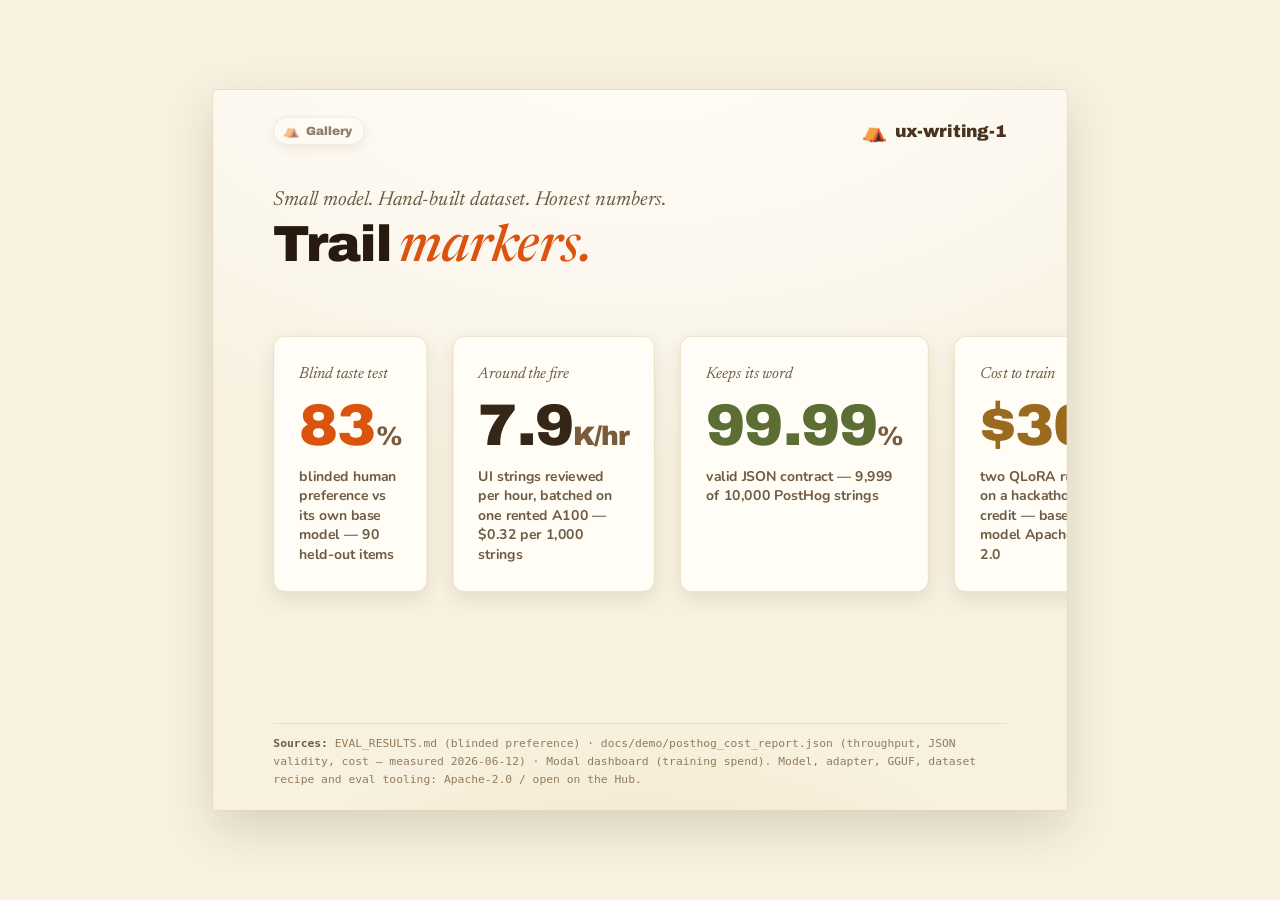
<file: docs/video_assets/stats_banner.html>
<!DOCTYPE html>
<html lang="en">
<head>
<meta charset="utf-8">
<link rel="icon" href="data:image/svg+xml,<svg xmlns='http://www.w3.org/2000/svg' viewBox='0 0 100 100'><text y='.9em' font-size='90'>⛺</text></svg>">
<title>Copy Campfire — trail markers</title>
<link rel="preconnect" href="https://fonts.googleapis.com">
<link href="https://fonts.googleapis.com/css2?family=Archivo:wght@700;900&family=Newsreader:ital,wght@1,500&family=Nunito:wght@400;700;800&display=swap" rel="stylesheet">
<style>
/* Copy Campfire design tokens — verbatim from space/app.py — plus the 1920x1080 video stage. */

:root {
  --fire-50: #FFF2E6; --fire-100: #FFE1C6; --fire-200: #FCC596; --fire-300: #FBA968;
  --fire-400: #F7842F; --fire-500: #F2641B; --fire-600: #DA530F; --fire-700: #B23F08;
  --ember-500: #EE8E1E; --gold-400: #D8A94B; --gold-500: #C0892C; --gold-600: #9A6B1E;
  --parch-50: #FCF8EF; --parch-100: #F8F1DF; --parch-200: #F1E7CF; --parch-300: #E6D6B4; --parch-400: #D6C09A;
  --bark-400: #9B7B55; --bark-500: #7A5C3C; --bark-600: #5E4429; --bark-700: #4A3420;
  --bark-800: #362618; --bark-900: #271A0F;
  --pine-500: #6E7B3E; --pine-600: #5C6E33; --pine-700: #45531F;
  --ink-blue: #2F6CB0; --bad-500: #C24A24;
  --text-strong: var(--bark-900); --text-body: var(--bark-800); --text-muted: #6E5B43;
  --text-faint: #927B5E; --text-accent: var(--pine-600);
  --font-display: 'Archivo', system-ui, sans-serif;
  --font-serif: 'Newsreader', Georgia, serif;
  --font-sans: 'Nunito', system-ui, sans-serif;
  --font-mono: ui-monospace, 'SF Mono', Menlo, monospace;
}

* { margin: 0; padding: 0; box-sizing: border-box; }

html, body { background: var(--parch-100); }

/* fixed 1920x1080 stage, centered and scaled to the window for preview */
.stage-wrap {
  position: fixed; inset: 0; display: flex; align-items: center; justify-content: center;
}
.stage {
  width: 1920px; height: 1080px; position: relative; overflow: hidden;
  background:
    radial-gradient(1200px 700px at 50% -10%, #FFFDF6 0%, var(--parch-50) 55%, var(--parch-100) 100%);
  color: var(--text-body); font-family: var(--font-sans);
  box-shadow: 0 0 0 1px var(--parch-300), 0 26px 70px rgba(54, 38, 24, .16);
  border-radius: 4px;
}
.stage::after { /* parchment grain */
  content: ""; position: absolute; inset: 0; pointer-events: none; opacity: .35;
  background-image: radial-gradient(var(--parch-200) 0.8px, transparent 0.8px);
  background-size: 26px 26px;
}
.stage::before { /* campfire glow from just below frame */
  content: ""; position: absolute; left: -240px; right: -240px; bottom: -540px; height: 900px;
  pointer-events: none; z-index: 0;
  background: radial-gradient(58% 100% at 50% 100%,
    rgba(242, 100, 27, .22), rgba(238, 142, 30, .12) 42%, rgba(216, 169, 75, .06) 62%, transparent 75%);
}

/* ambient embers drifting up the whole stage — pure CSS, deterministic */
.stage-embers { position: absolute; inset: 0; pointer-events: none; overflow: hidden; }
.stage-embers i {
  position: absolute; bottom: -16px; border-radius: 50%;
  background: radial-gradient(circle at 35% 35%, var(--fire-200), var(--ember-500) 60%, transparent 75%);
  opacity: 0; animation: rise-far linear infinite;
}
@keyframes rise-far {
  0%   { transform: translateY(0) translateX(0) scale(1); opacity: 0; }
  6%   { opacity: .55; }
  55%  { opacity: .3; }
  100% { transform: translateY(-1160px) translateX(var(--drift, 30px)) scale(.35); opacity: 0; }
}
.stage-embers i:nth-child(1)  { left: 6%;  width: 7px;  height: 7px;  animation-duration: 13s; animation-delay: 0s;   --drift: 44px; }
.stage-embers i:nth-child(2)  { left: 14%; width: 5px;  height: 5px;  animation-duration: 17s; animation-delay: 4s;   --drift: -36px; }
.stage-embers i:nth-child(3)  { left: 24%; width: 9px;  height: 9px;  animation-duration: 11s; animation-delay: 7s;   --drift: 24px; }
.stage-embers i:nth-child(4)  { left: 33%; width: 5px;  height: 5px;  animation-duration: 19s; animation-delay: 2s;   --drift: -52px; }
.stage-embers i:nth-child(5)  { left: 45%; width: 8px;  height: 8px;  animation-duration: 12s; animation-delay: 9s;   --drift: 38px; }
.stage-embers i:nth-child(6)  { left: 52%; width: 6px;  height: 6px;  animation-duration: 16s; animation-delay: 1s;   --drift: -20px; }
.stage-embers i:nth-child(7)  { left: 61%; width: 10px; height: 10px; animation-duration: 10s; animation-delay: 5s;   --drift: 56px; }
.stage-embers i:nth-child(8)  { left: 70%; width: 5px;  height: 5px;  animation-duration: 18s; animation-delay: 11s;  --drift: -30px; }
.stage-embers i:nth-child(9)  { left: 79%; width: 7px;  height: 7px;  animation-duration: 14s; animation-delay: 3s;   --drift: 26px; }
.stage-embers i:nth-child(10) { left: 87%; width: 6px;  height: 6px;  animation-duration: 15s; animation-delay: 8s;   --drift: -44px; }
.stage-embers i:nth-child(11) { left: 93%; width: 8px;  height: 8px;  animation-duration: 12s; animation-delay: 6s;   --drift: 20px; }
.stage-embers i:nth-child(12) { left: 39%; width: 4px;  height: 4px;  animation-duration: 21s; animation-delay: 13s;  --drift: 48px; }

/* italic accent word in headlines */
.headline em {
  font-family: var(--font-serif); font-style: italic; font-weight: 500;
  color: var(--fire-600); letter-spacing: 0;
}

.kicker {
  font-family: var(--font-serif); font-style: italic; font-size: 30px;
  color: var(--text-muted); letter-spacing: .01em;
}
.headline {
  font-family: var(--font-display); font-weight: 900; color: var(--text-strong);
  letter-spacing: -0.015em; line-height: 1.04;
}
.footnote {
  position: absolute; left: 90px; right: 90px; bottom: 34px;
  font-family: var(--font-mono); font-size: 17px; line-height: 1.55;
  color: var(--text-faint); border-top: 1px solid var(--parch-300); padding-top: 16px;
}
.footnote b { color: var(--text-muted); font-weight: 600; }

.brand {
  position: absolute; top: 44px; right: 90px; display: flex; align-items: center; gap: 12px;
  font-family: var(--font-display); font-weight: 900; font-size: 26px; color: var(--bark-700);
}
.brand .flame { font-size: 30px; }

/* ember particles */
.ember {
  position: absolute; bottom: -12px; border-radius: 50%;
  background: radial-gradient(circle at 35% 35%, var(--fire-200), var(--ember-500) 60%, transparent 75%);
  opacity: 0; pointer-events: none;
  animation: rise linear infinite;
}
@keyframes rise {
  0%   { transform: translateY(0) translateX(0) scale(1);   opacity: 0; }
  8%   { opacity: .85; }
  60%  { opacity: .5; }
  100% { transform: translateY(-260px) translateX(var(--drift, 24px)) scale(.45); opacity: 0; }
}

.replay-hint {
  position: absolute; top: 54px; left: 50%; transform: translateX(-50%);
  font-family: var(--font-mono); font-size: 15px; color: var(--text-faint);
  animation: hintfade 6s forwards; /* disappears before any recorded take */
}
@keyframes hintfade { 0%, 70% { opacity: .75; } 100% { opacity: 0; } }

/* home / back-to-gallery control — mirrors the brand pill, top-left. Subtle by
   default so it stays out of clean recordings; full on hover. */
.home-btn {
  position: absolute; top: 40px; left: 90px; z-index: 6;
  display: inline-flex; align-items: center; gap: 9px;
  font-family: var(--font-display); font-weight: 900; font-size: 18px;
  color: var(--bark-700); text-decoration: none;
  background: #FFFDF6; border: 1px solid var(--parch-300); border-radius: 999px;
  padding: 8px 17px 8px 14px; box-shadow: 0 6px 16px rgba(54, 38, 24, .12);
  opacity: .62; transition: opacity .18s ease, transform .18s ease, box-shadow .18s ease;
}
.home-btn:hover { opacity: 1; transform: translateY(-1px); box-shadow: 0 9px 22px rgba(54, 38, 24, .18); }
.home-btn .flame { font-size: 20px; }


.content { position: absolute; left: 90px; right: 90px; top: 150px; }
.headline { font-size: 76px; margin-top: 12px; }

.cards { margin-top: 90px; display: grid; grid-template-columns: repeat(4, 1fr); gap: 38px; }
.card { background: #FFFDF6; border: 1px solid var(--parch-300); border-radius: 18px;
        padding: 44px 38px 40px; box-shadow: 0 10px 28px rgba(54,38,24,.10);
        opacity: 0; transform: translateY(26px);
        transition: opacity .7s ease, transform .7s cubic-bezier(.22,.9,.3,1); }
.card.on { opacity: 1; transform: translateY(0); }
.card .kick { font-family: var(--font-serif); font-style: italic; font-size: 24px; color: var(--text-muted); }
.card .num  { font-family: var(--font-display); font-weight: 900; font-size: 88px; letter-spacing: -0.02em;
              color: var(--text-strong); margin-top: 18px; font-variant-numeric: tabular-nums; }
.card .num .unit { font-size: 40px; color: var(--bark-500); }
.card .sub  { font-family: var(--font-sans); font-size: 21px; font-weight: 700; color: var(--text-muted); margin-top: 14px; line-height: 1.4; }
.card:nth-child(1) .num { color: var(--fire-600); }
.card:nth-child(2) .num { color: var(--bark-800); }
.card:nth-child(3) .num { color: var(--pine-600); }
.card:nth-child(4) .num { color: var(--gold-600); }
</style>
</head>
<body>
<div class="stage-wrap"><div class="stage" id="stage">
  <div class="stage-embers"><i></i><i></i><i></i><i></i><i></i><i></i><i></i><i></i><i></i><i></i><i></i><i></i></div>
  <a class="home-btn" href="index.html" onclick="event.stopPropagation()"><span class="flame">⛺</span> Gallery</a>
  <div class="replay-hint">click anywhere to replay</div>
  <div class="brand"><span class="flame">⛺</span> ux-writing-1</div>
  <div class="content">
    <div class="kicker">Small model. Hand-built dataset. Honest numbers.</div>
    <div class="headline">Trail <em>markers.</em></div>
    <div class="cards" id="cards"></div>
  </div>
  <div class="footnote" id="footnote"></div>
</div></div>

<script>
const DATA = {"workload": {"prompt_tokens": 3590383, "completion_tokens": 313293, "strings": 10000}, "measured": {"model": "ux-writing-1 (batched, A100-80GB @ $2.50/h)", "usd": 3.22, "strings": 10000, "strings_per_hour": 7865, "usd_per_1k_strings": 0.32, "wall_clock_min": 77.2, "valid_json": 9999, "changed": 994, "kept": 9006}, "estimates_same_tokens_at_list_price": [{"model": "qwen3.6-27b-deepinfra", "usd": 2.15, "usd_per_1k_strings": 0.21, "multiple_vs_measured": 0.7, "price_in_per_mtok": 0.32, "price_out_per_mtok": 3.2, "source": "https://deepinfra.com/pricing (manual check 2026-06-10; same base model served by a GPU-rental API)"}, {"model": "claude-opus-4.8", "usd": 25.78, "usd_per_1k_strings": 2.58, "multiple_vs_measured": 8.0, "price_in_per_mtok": 5.0, "price_out_per_mtok": 25.0, "source": "https://platform.claude.com/docs/en/docs/about-claude/pricing"}, {"model": "gpt-5.5", "usd": 27.35, "usd_per_1k_strings": 2.73, "multiple_vs_measured": 8.5, "price_in_per_mtok": 5.0, "price_out_per_mtok": 30.0, "source": "https://developers.openai.com/api/docs/pricing"}], "prices_pulled_at": "2026-06-12", "caveats": ["Frontier figures are list-price estimates applied to ux-writing-1's measured prompt/completion token counts for the same workload; they are not measured runs.", "Token counts use the Qwen3.6 tokenizer; other providers' tokenizers differ (~\u00b115%).", "Estimates assume no hidden reasoning tokens; reasoning-mode APIs bill those as output, which would raise the frontier cost.", "No quality comparison vs frontier models is claimed anywhere; the model's quality claim is 83% blinded human preference vs its own base model (EVAL_RESULTS.md)."]};

function build() {
  const m = DATA.measured;
  // never round up to 100 — 9,999/10,000 is 99.99, and it says so
  const validPct = m.valid_json / m.strings * 100;
  const validStr = m.valid_json === m.strings ? "100" : String(Math.floor(validPct * 100) / 100);
  const cards = [
    { kick: "Blind taste test", num: "83", unit: "%",
      sub: "blinded human preference vs its own base model — 90 held-out items" },
    { kick: "Around the fire", num: Math.round(m.strings_per_hour / 100) / 10, unit: "K/hr",
      sub: `UI strings reviewed per hour, batched on one rented A100 — $${m.usd_per_1k_strings.toFixed(2)} per 1,000 strings` },
    { kick: "Keeps its word", num: validStr, unit: "%",
      sub: `valid JSON contract — ${m.valid_json.toLocaleString()} of ${m.strings.toLocaleString()} PostHog strings` },
    { kick: "Cost to train", num: "$30", unit: "",
      sub: "two QLoRA runs on a hackathon credit — base model Apache-2.0" },
  ];
  const wrap = document.getElementById("cards");
  wrap.innerHTML = "";
  for (const c of cards) {
    const el = document.createElement("div");
    el.className = "card";
    el.innerHTML = `<div class="kick">${c.kick}</div>` +
      `<div class="num">${c.num}<span class="unit">${c.unit}</span></div>` +
      `<div class="sub">${c.sub}</div>`;
    wrap.appendChild(el);
  }
  document.getElementById("footnote").innerHTML =
    `<b>Sources:</b> EVAL_RESULTS.md (blinded preference) · docs/demo/posthog_cost_report.json ` +
    `(throughput, JSON validity, cost — measured ${DATA.prices_pulled_at}) · Modal dashboard (training spend). ` +
    `Model, adapter, GGUF, dataset recipe and eval tooling: Apache-2.0 / open on the Hub.`;
}

function animate() {
  const cards = document.querySelectorAll(".card");
  cards.forEach(c => c.classList.remove("on"));
  void document.getElementById("cards").offsetWidth; // flush layout so transitions run
  cards.forEach((c, i) => {
    c.style.transitionDelay = (i * 0.18) + "s";
    c.classList.add("on");
  });
}

function fit() {
  const s = Math.min(innerWidth / 1920, innerHeight / 1080);
  document.getElementById("stage").style.transform = `scale(${s})`;
}
document.getElementById("stage").style.transformOrigin = "center";
addEventListener("resize", fit); fit();

build();
setTimeout(animate, 600);
addEventListener("click", () => { build(); setTimeout(animate, 120); });
</script>
</body>
</html>
</file>
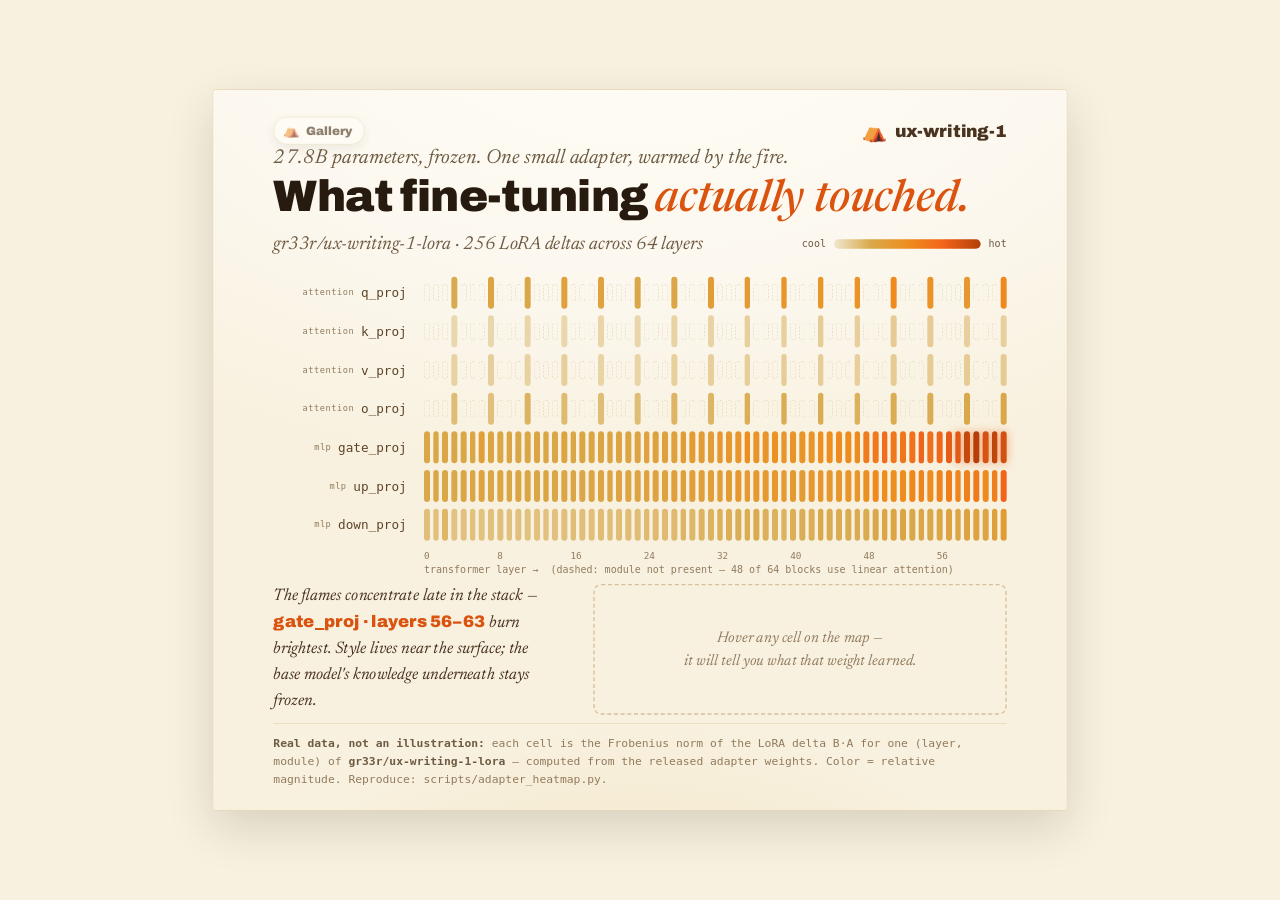
<file: docs/video_assets/weights_heatmap.html>
<!DOCTYPE html>
<html lang="en">
<head>
<meta charset="utf-8">
<link rel="icon" href="data:image/svg+xml,<svg xmlns='http://www.w3.org/2000/svg' viewBox='0 0 100 100'><text y='.9em' font-size='90'>⛺</text></svg>">
<title>Copy Campfire — what fine-tuning actually touched</title>
<link rel="preconnect" href="https://fonts.googleapis.com">
<link href="https://fonts.googleapis.com/css2?family=Archivo:wght@700;900&family=Newsreader:ital,wght@1,500&family=Nunito:wght@400;700;800&display=swap" rel="stylesheet">
<style>
/* Copy Campfire design tokens — verbatim from space/app.py — plus the 1920x1080 video stage. */

:root {
  --fire-50: #FFF2E6; --fire-100: #FFE1C6; --fire-200: #FCC596; --fire-300: #FBA968;
  --fire-400: #F7842F; --fire-500: #F2641B; --fire-600: #DA530F; --fire-700: #B23F08;
  --ember-500: #EE8E1E; --gold-400: #D8A94B; --gold-500: #C0892C; --gold-600: #9A6B1E;
  --parch-50: #FCF8EF; --parch-100: #F8F1DF; --parch-200: #F1E7CF; --parch-300: #E6D6B4; --parch-400: #D6C09A;
  --bark-400: #9B7B55; --bark-500: #7A5C3C; --bark-600: #5E4429; --bark-700: #4A3420;
  --bark-800: #362618; --bark-900: #271A0F;
  --pine-500: #6E7B3E; --pine-600: #5C6E33; --pine-700: #45531F;
  --ink-blue: #2F6CB0; --bad-500: #C24A24;
  --text-strong: var(--bark-900); --text-body: var(--bark-800); --text-muted: #6E5B43;
  --text-faint: #927B5E; --text-accent: var(--pine-600);
  --font-display: 'Archivo', system-ui, sans-serif;
  --font-serif: 'Newsreader', Georgia, serif;
  --font-sans: 'Nunito', system-ui, sans-serif;
  --font-mono: ui-monospace, 'SF Mono', Menlo, monospace;
}

* { margin: 0; padding: 0; box-sizing: border-box; }

html, body { background: var(--parch-100); }

/* fixed 1920x1080 stage, centered and scaled to the window for preview */
.stage-wrap {
  position: fixed; inset: 0; display: flex; align-items: center; justify-content: center;
}
.stage {
  width: 1920px; height: 1080px; position: relative; overflow: hidden;
  background:
    radial-gradient(1200px 700px at 50% -10%, #FFFDF6 0%, var(--parch-50) 55%, var(--parch-100) 100%);
  color: var(--text-body); font-family: var(--font-sans);
  box-shadow: 0 0 0 1px var(--parch-300), 0 26px 70px rgba(54, 38, 24, .16);
  border-radius: 4px;
}
.stage::after { /* parchment grain */
  content: ""; position: absolute; inset: 0; pointer-events: none; opacity: .35;
  background-image: radial-gradient(var(--parch-200) 0.8px, transparent 0.8px);
  background-size: 26px 26px;
}
.stage::before { /* campfire glow from just below frame */
  content: ""; position: absolute; left: -240px; right: -240px; bottom: -540px; height: 900px;
  pointer-events: none; z-index: 0;
  background: radial-gradient(58% 100% at 50% 100%,
    rgba(242, 100, 27, .22), rgba(238, 142, 30, .12) 42%, rgba(216, 169, 75, .06) 62%, transparent 75%);
}

/* ambient embers drifting up the whole stage — pure CSS, deterministic */
.stage-embers { position: absolute; inset: 0; pointer-events: none; overflow: hidden; }
.stage-embers i {
  position: absolute; bottom: -16px; border-radius: 50%;
  background: radial-gradient(circle at 35% 35%, var(--fire-200), var(--ember-500) 60%, transparent 75%);
  opacity: 0; animation: rise-far linear infinite;
}
@keyframes rise-far {
  0%   { transform: translateY(0) translateX(0) scale(1); opacity: 0; }
  6%   { opacity: .55; }
  55%  { opacity: .3; }
  100% { transform: translateY(-1160px) translateX(var(--drift, 30px)) scale(.35); opacity: 0; }
}
.stage-embers i:nth-child(1)  { left: 6%;  width: 7px;  height: 7px;  animation-duration: 13s; animation-delay: 0s;   --drift: 44px; }
.stage-embers i:nth-child(2)  { left: 14%; width: 5px;  height: 5px;  animation-duration: 17s; animation-delay: 4s;   --drift: -36px; }
.stage-embers i:nth-child(3)  { left: 24%; width: 9px;  height: 9px;  animation-duration: 11s; animation-delay: 7s;   --drift: 24px; }
.stage-embers i:nth-child(4)  { left: 33%; width: 5px;  height: 5px;  animation-duration: 19s; animation-delay: 2s;   --drift: -52px; }
.stage-embers i:nth-child(5)  { left: 45%; width: 8px;  height: 8px;  animation-duration: 12s; animation-delay: 9s;   --drift: 38px; }
.stage-embers i:nth-child(6)  { left: 52%; width: 6px;  height: 6px;  animation-duration: 16s; animation-delay: 1s;   --drift: -20px; }
.stage-embers i:nth-child(7)  { left: 61%; width: 10px; height: 10px; animation-duration: 10s; animation-delay: 5s;   --drift: 56px; }
.stage-embers i:nth-child(8)  { left: 70%; width: 5px;  height: 5px;  animation-duration: 18s; animation-delay: 11s;  --drift: -30px; }
.stage-embers i:nth-child(9)  { left: 79%; width: 7px;  height: 7px;  animation-duration: 14s; animation-delay: 3s;   --drift: 26px; }
.stage-embers i:nth-child(10) { left: 87%; width: 6px;  height: 6px;  animation-duration: 15s; animation-delay: 8s;   --drift: -44px; }
.stage-embers i:nth-child(11) { left: 93%; width: 8px;  height: 8px;  animation-duration: 12s; animation-delay: 6s;   --drift: 20px; }
.stage-embers i:nth-child(12) { left: 39%; width: 4px;  height: 4px;  animation-duration: 21s; animation-delay: 13s;  --drift: 48px; }

/* italic accent word in headlines */
.headline em {
  font-family: var(--font-serif); font-style: italic; font-weight: 500;
  color: var(--fire-600); letter-spacing: 0;
}

.kicker {
  font-family: var(--font-serif); font-style: italic; font-size: 30px;
  color: var(--text-muted); letter-spacing: .01em;
}
.headline {
  font-family: var(--font-display); font-weight: 900; color: var(--text-strong);
  letter-spacing: -0.015em; line-height: 1.04;
}
.footnote {
  position: absolute; left: 90px; right: 90px; bottom: 34px;
  font-family: var(--font-mono); font-size: 17px; line-height: 1.55;
  color: var(--text-faint); border-top: 1px solid var(--parch-300); padding-top: 16px;
}
.footnote b { color: var(--text-muted); font-weight: 600; }

.brand {
  position: absolute; top: 44px; right: 90px; display: flex; align-items: center; gap: 12px;
  font-family: var(--font-display); font-weight: 900; font-size: 26px; color: var(--bark-700);
}
.brand .flame { font-size: 30px; }

/* ember particles */
.ember {
  position: absolute; bottom: -12px; border-radius: 50%;
  background: radial-gradient(circle at 35% 35%, var(--fire-200), var(--ember-500) 60%, transparent 75%);
  opacity: 0; pointer-events: none;
  animation: rise linear infinite;
}
@keyframes rise {
  0%   { transform: translateY(0) translateX(0) scale(1);   opacity: 0; }
  8%   { opacity: .85; }
  60%  { opacity: .5; }
  100% { transform: translateY(-260px) translateX(var(--drift, 24px)) scale(.45); opacity: 0; }
}

.replay-hint {
  position: absolute; top: 54px; left: 50%; transform: translateX(-50%);
  font-family: var(--font-mono); font-size: 15px; color: var(--text-faint);
  animation: hintfade 6s forwards; /* disappears before any recorded take */
}
@keyframes hintfade { 0%, 70% { opacity: .75; } 100% { opacity: 0; } }

/* home / back-to-gallery control — mirrors the brand pill, top-left. Subtle by
   default so it stays out of clean recordings; full on hover. */
.home-btn {
  position: absolute; top: 40px; left: 90px; z-index: 6;
  display: inline-flex; align-items: center; gap: 9px;
  font-family: var(--font-display); font-weight: 900; font-size: 18px;
  color: var(--bark-700); text-decoration: none;
  background: #FFFDF6; border: 1px solid var(--parch-300); border-radius: 999px;
  padding: 8px 17px 8px 14px; box-shadow: 0 6px 16px rgba(54, 38, 24, .12);
  opacity: .62; transition: opacity .18s ease, transform .18s ease, box-shadow .18s ease;
}
.home-btn:hover { opacity: 1; transform: translateY(-1px); box-shadow: 0 9px 22px rgba(54, 38, 24, .18); }
.home-btn .flame { font-size: 20px; }


.content { position: absolute; left: 90px; right: 90px; top: 88px; z-index: 1; }
.headline { font-size: 66px; margin-top: 8px; }
.maphead { display: flex; justify-content: space-between; align-items: center; margin-top: 16px; }
.subline { font-family: var(--font-serif); font-style: italic; font-size: 28px; color: var(--text-muted); }

.map { margin-top: 30px; display: grid; grid-template-columns: 200px 1fr; gap: 0 26px; align-items: center; }
.mod-label { text-align: right; font-family: var(--font-mono); font-size: 19px; color: var(--bark-600);
             height: 58px; display: flex; align-items: center; justify-content: flex-end; }
.mod-label .grp { font-size: 13px; color: var(--text-faint); margin-right: 10px; letter-spacing: .06em; }
.lane { display: grid; grid-template-columns: repeat(64, 1fr); gap: 5px; height: 58px; align-items: center; }
.cell { height: 48px; border-radius: 5px; background: var(--parch-200);
        opacity: 0; transform: scale(.6); }
.cell.on { transition: opacity .45s ease, transform .45s cubic-bezier(.34,1.4,.5,1); }
.cell.absent { background: transparent; border: 1.5px dashed var(--parch-300); height: 26px; border-radius: 4px; }
.cell.hot { box-shadow: 0 0 14px rgba(242,100,27,.55); }

.axis { display: grid; grid-template-columns: 200px 1fr; gap: 0 26px; margin-top: 10px; }
.axis .ticks { display: grid; grid-template-columns: repeat(64, 1fr); gap: 5px;
               font-family: var(--font-mono); font-size: 14px; color: var(--text-faint); }
.axis .ticks span { grid-column: span 8; }
.axis-caption { display: grid; grid-template-columns: 200px 1fr; gap: 0 26px; margin-top: 4px; }
.axis-caption div:last-child { font-family: var(--font-mono); font-size: 15px; color: var(--text-faint); }

.legend { display: flex; align-items: center; gap: 12px;
          font-family: var(--font-mono); font-size: 15px; color: var(--text-muted); }
.legend .scale { width: 220px; height: 14px; border-radius: 7px;
  background: linear-gradient(90deg, #F1E7CF, #D8A94B, #EE8E1E, #F2641B, #B23F08); }

/* bottom band: callout (left) + steady inspector dock (right) — no floating tooltip,
   nothing can clip, and the dock gives the hover story a fixed home for recording */
.below { display: grid; grid-template-columns: 1fr 620px; gap: 0 64px; margin-top: 12px;
         align-items: stretch; }
#inspector { min-height: 168px; border-radius: 12px; padding: 20px 26px 18px;
             border: 2px dashed var(--parch-400); background: transparent;
             display: flex; flex-direction: column; justify-content: center;
             transition: background .25s ease, border-color .25s ease, box-shadow .25s ease; }
#inspector.active { background: #FFFDF6; border: 1px solid var(--parch-300);
                    box-shadow: 0 12px 30px rgba(54,38,24,.14); justify-content: flex-start; }
#inspector .t-idle { font-family: var(--font-serif); font-style: italic; font-size: 23px;
                     line-height: 1.5; color: var(--text-faint); text-align: center; }
#inspector .t-head { font-family: var(--font-display); font-weight: 900; font-size: 23px;
                     color: var(--text-strong); display: flex; align-items: baseline; gap: 12px; }
#inspector .t-heat { font-family: var(--font-serif); font-style: italic; font-size: 19px; }
#inspector .t-body { font-family: var(--font-sans); font-size: 17px; line-height: 1.45;
                     color: var(--text-body); margin-top: 10px; }
#inspector .t-num  { font-family: var(--font-mono); font-size: 14px; color: var(--text-faint); margin-top: 12px; }
.cell:not(.absent) { cursor: crosshair; }
.cell:hover { outline: 2.5px solid var(--bark-800); outline-offset: 1px; }

.callout { font-family: var(--font-serif); font-style: italic; font-size: 25px; line-height: 1.55;
           color: var(--bark-700); opacity: 0; transition: opacity .8s ease 2.4s;
           align-self: center; max-width: 960px; }
.callout b { font-family: var(--font-display); font-style: normal; font-weight: 900; color: var(--fire-600); }
</style>
</head>
<body>
<div class="stage-wrap"><div class="stage" id="stage">
  <div class="stage-embers"><i></i><i></i><i></i><i></i><i></i><i></i><i></i><i></i><i></i><i></i><i></i><i></i></div>
  <a class="home-btn" href="index.html" onclick="event.stopPropagation()"><span class="flame">⛺</span> Gallery</a>
  <div class="replay-hint">click anywhere to replay</div>
  <div class="brand"><span class="flame">⛺</span> ux-writing-1</div>
  <div class="content">
    <div class="kicker">27.8B parameters, frozen. One small adapter, warmed by the fire.</div>
    <div class="headline">What fine-tuning <em>actually touched.</em></div>
    <div class="maphead">
      <div class="subline" id="subline"></div>
      <div class="legend"><span>cool</span><div class="scale"></div><span>hot</span></div>
    </div>
    <div class="map" id="map"></div>
    <div class="axis" id="axis"></div>
    <div class="axis-caption"><div></div><div>transformer layer →&nbsp;&nbsp;(dashed: module not present — 48 of 64 blocks use linear attention)</div></div>
    <div class="below">
      <div class="callout" id="callout"></div>
      <div id="inspector"></div>
    </div>
  </div>
  <div class="footnote" id="footnote"></div>
</div></div>

<script>
const DATA = {"adapter": "gr33r/ux-writing-1-lora", "metric": "Frobenius norm of B@A per (layer, module)", "layers": 64, "modules": ["down_proj", "gate_proj", "k_proj", "o_proj", "q_proj", "up_proj", "v_proj"], "deltas": [{"layer": 0, "module": "down_proj", "norm": 0.2419, "intensity": 0.1604}, {"layer": 0, "module": "gate_proj", "norm": 0.4133, "intensity": 0.274}, {"layer": 0, "module": "up_proj", "norm": 0.3961, "intensity": 0.2626}, {"layer": 1, "module": "down_proj", "norm": 0.2335, "intensity": 0.1548}, {"layer": 1, "module": "gate_proj", "norm": 0.416, "intensity": 0.2758}, {"layer": 1, "module": "up_proj", "norm": 0.418, "intensity": 0.2771}, {"layer": 2, "module": "down_proj", "norm": 0.2981, "intensity": 0.1976}, {"layer": 2, "module": "gate_proj", "norm": 0.4161, "intensity": 0.2759}, {"layer": 2, "module": "up_proj", "norm": 0.4046, "intensity": 0.2682}, {"layer": 3, "module": "down_proj", "norm": 0.2164, "intensity": 0.1435}, {"layer": 3, "module": "gate_proj", "norm": 0.4035, "intensity": 0.2675}, {"layer": 3, "module": "k_proj", "norm": 0.0982, "intensity": 0.0651}, {"layer": 3, "module": "o_proj", "norm": 0.2543, "intensity": 0.1686}, {"layer": 3, "module": "q_proj", "norm": 0.3642, "intensity": 0.2415}, {"layer": 3, "module": "up_proj", "norm": 0.3963, "intensity": 0.2627}, {"layer": 3, "module": "v_proj", "norm": 0.1285, "intensity": 0.0852}, {"layer": 4, "module": "down_proj", "norm": 0.2287, "intensity": 0.1516}, {"layer": 4, "module": "gate_proj", "norm": 0.4234, "intensity": 0.2807}, {"layer": 4, "module": "up_proj", "norm": 0.4143, "intensity": 0.2747}, {"layer": 5, "module": "down_proj", "norm": 0.2302, "intensity": 0.1526}, {"layer": 5, "module": "gate_proj", "norm": 0.4188, "intensity": 0.2777}, {"layer": 5, "module": "up_proj", "norm": 0.4202, "intensity": 0.2786}, {"layer": 6, "module": "down_proj", "norm": 0.2281, "intensity": 0.1512}, {"layer": 6, "module": "gate_proj", "norm": 0.5234, "intensity": 0.347}, {"layer": 6, "module": "up_proj", "norm": 0.4592, "intensity": 0.3044}, {"layer": 7, "module": "down_proj", "norm": 0.2372, "intensity": 0.1573}, {"layer": 7, "module": "gate_proj", "norm": 0.4376, "intensity": 0.2901}, {"layer": 7, "module": "k_proj", "norm": 0.1041, "intensity": 0.069}, {"layer": 7, "module": "o_proj", "norm": 0.2361, "intensity": 0.1565}, {"layer": 7, "module": "q_proj", "norm": 0.4477, "intensity": 0.2968}, {"layer": 7, "module": "up_proj", "norm": 0.4193, "intensity": 0.278}, {"layer": 7, "module": "v_proj", "norm": 0.1435, "intensity": 0.0951}, {"layer": 8, "module": "down_proj", "norm": 0.2416, "intensity": 0.1602}, {"layer": 8, "module": "gate_proj", "norm": 0.4169, "intensity": 0.2764}, {"layer": 8, "module": "up_proj", "norm": 0.4454, "intensity": 0.2953}, {"layer": 9, "module": "down_proj", "norm": 0.2302, "intensity": 0.1526}, {"layer": 9, "module": "gate_proj", "norm": 0.4306, "intensity": 0.2855}, {"layer": 9, "module": "up_proj", "norm": 0.4089, "intensity": 0.2711}, {"layer": 10, "module": "down_proj", "norm": 0.2366, "intensity": 0.1569}, {"layer": 10, "module": "gate_proj", "norm": 0.4157, "intensity": 0.2756}, {"layer": 10, "module": "up_proj", "norm": 0.4348, "intensity": 0.2883}, {"layer": 11, "module": "down_proj", "norm": 0.2281, "intensity": 0.1512}, {"layer": 11, "module": "gate_proj", "norm": 0.4196, "intensity": 0.2782}, {"layer": 11, "module": "k_proj", "norm": 0.1103, "intensity": 0.0731}, {"layer": 11, "module": "o_proj", "norm": 0.3168, "intensity": 0.21}, {"layer": 11, "module": "q_proj", "norm": 0.4067, "intensity": 0.2696}, {"layer": 11, "module": "up_proj", "norm": 0.4251, "intensity": 0.2818}, {"layer": 11, "module": "v_proj", "norm": 0.1291, "intensity": 0.0856}, {"layer": 12, "module": "down_proj", "norm": 0.2331, "intensity": 0.1545}, {"layer": 12, "module": "gate_proj", "norm": 0.4484, "intensity": 0.2973}, {"layer": 12, "module": "up_proj", "norm": 0.4036, "intensity": 0.2676}, {"layer": 13, "module": "down_proj", "norm": 0.2302, "intensity": 0.1526}, {"layer": 13, "module": "gate_proj", "norm": 0.4156, "intensity": 0.2755}, {"layer": 13, "module": "up_proj", "norm": 0.4336, "intensity": 0.2875}, {"layer": 14, "module": "down_proj", "norm": 0.2316, "intensity": 0.1535}, {"layer": 14, "module": "gate_proj", "norm": 0.399, "intensity": 0.2645}, {"layer": 14, "module": "up_proj", "norm": 0.4058, "intensity": 0.269}, {"layer": 15, "module": "down_proj", "norm": 0.2469, "intensity": 0.1637}, {"layer": 15, "module": "gate_proj", "norm": 0.4342, "intensity": 0.2879}, {"layer": 15, "module": "k_proj", "norm": 0.0951, "intensity": 0.063}, {"layer": 15, "module": "o_proj", "norm": 0.2671, "intensity": 0.1771}, {"layer": 15, "module": "q_proj", "norm": 0.4932, "intensity": 0.327}, {"layer": 15, "module": "up_proj", "norm": 0.4233, "intensity": 0.2806}, {"layer": 15, "module": "v_proj", "norm": 0.148, "intensity": 0.0981}, {"layer": 16, "module": "down_proj", "norm": 0.2577, "intensity": 0.1708}, {"layer": 16, "module": "gate_proj", "norm": 0.4197, "intensity": 0.2782}, {"layer": 16, "module": "up_proj", "norm": 0.4219, "intensity": 0.2797}, {"layer": 17, "module": "down_proj", "norm": 0.2426, "intensity": 0.1608}, {"layer": 17, "module": "gate_proj", "norm": 0.4363, "intensity": 0.2893}, {"layer": 17, "module": "up_proj", "norm": 0.4145, "intensity": 0.2748}, {"layer": 18, "module": "down_proj", "norm": 0.242, "intensity": 0.1604}, {"layer": 18, "module": "gate_proj", "norm": 0.4384, "intensity": 0.2906}, {"layer": 18, "module": "up_proj", "norm": 0.4436, "intensity": 0.2941}, {"layer": 19, "module": "down_proj", "norm": 0.2568, "intensity": 0.1702}, {"layer": 19, "module": "gate_proj", "norm": 0.4378, "intensity": 0.2902}, {"layer": 19, "module": "k_proj", "norm": 0.1129, "intensity": 0.0748}, {"layer": 19, "module": "o_proj", "norm": 0.2575, "intensity": 0.1707}, {"layer": 19, "module": "q_proj", "norm": 0.4738, "intensity": 0.3141}, {"layer": 19, "module": "up_proj", "norm": 0.446, "intensity": 0.2957}, {"layer": 19, "module": "v_proj", "norm": 0.1169, "intensity": 0.0775}, {"layer": 20, "module": "down_proj", "norm": 0.2492, "intensity": 0.1652}, {"layer": 20, "module": "gate_proj", "norm": 0.4525, "intensity": 0.3}, {"layer": 20, "module": "up_proj", "norm": 0.4386, "intensity": 0.2908}, {"layer": 21, "module": "down_proj", "norm": 0.2595, "intensity": 0.172}, {"layer": 21, "module": "gate_proj", "norm": 0.4471, "intensity": 0.2964}, {"layer": 21, "module": "up_proj", "norm": 0.4401, "intensity": 0.2918}, {"layer": 22, "module": "down_proj", "norm": 0.2603, "intensity": 0.1726}, {"layer": 22, "module": "gate_proj", "norm": 0.4451, "intensity": 0.2951}, {"layer": 22, "module": "up_proj", "norm": 0.4422, "intensity": 0.2932}, {"layer": 23, "module": "down_proj", "norm": 0.2492, "intensity": 0.1652}, {"layer": 23, "module": "gate_proj", "norm": 0.4435, "intensity": 0.294}, {"layer": 23, "module": "k_proj", "norm": 0.1051, "intensity": 0.0697}, {"layer": 23, "module": "o_proj", "norm": 0.2582, "intensity": 0.1712}, {"layer": 23, "module": "q_proj", "norm": 0.4026, "intensity": 0.2669}, {"layer": 23, "module": "up_proj", "norm": 0.4454, "intensity": 0.2953}, {"layer": 23, "module": "v_proj", "norm": 0.1166, "intensity": 0.0773}, {"layer": 24, "module": "down_proj", "norm": 0.2715, "intensity": 0.18}, {"layer": 24, "module": "gate_proj", "norm": 0.4726, "intensity": 0.3133}, {"layer": 24, "module": "up_proj", "norm": 0.4576, "intensity": 0.3034}, {"layer": 25, "module": "down_proj", "norm": 0.273, "intensity": 0.181}, {"layer": 25, "module": "gate_proj", "norm": 0.4957, "intensity": 0.3286}, {"layer": 25, "module": "up_proj", "norm": 0.464, "intensity": 0.3076}, {"layer": 26, "module": "down_proj", "norm": 0.2672, "intensity": 0.1771}, {"layer": 26, "module": "gate_proj", "norm": 0.4913, "intensity": 0.3257}, {"layer": 26, "module": "up_proj", "norm": 0.4767, "intensity": 0.316}, {"layer": 27, "module": "down_proj", "norm": 0.2774, "intensity": 0.1839}, {"layer": 27, "module": "gate_proj", "norm": 0.4929, "intensity": 0.3268}, {"layer": 27, "module": "k_proj", "norm": 0.1239, "intensity": 0.0821}, {"layer": 27, "module": "o_proj", "norm": 0.3038, "intensity": 0.2014}, {"layer": 27, "module": "q_proj", "norm": 0.4239, "intensity": 0.281}, {"layer": 27, "module": "up_proj", "norm": 0.506, "intensity": 0.3355}, {"layer": 27, "module": "v_proj", "norm": 0.1415, "intensity": 0.0938}, {"layer": 28, "module": "down_proj", "norm": 0.3042, "intensity": 0.2017}, {"layer": 28, "module": "gate_proj", "norm": 0.5545, "intensity": 0.3676}, {"layer": 28, "module": "up_proj", "norm": 0.5035, "intensity": 0.3338}, {"layer": 29, "module": "down_proj", "norm": 0.2887, "intensity": 0.1914}, {"layer": 29, "module": "gate_proj", "norm": 0.5743, "intensity": 0.3807}, {"layer": 29, "module": "up_proj", "norm": 0.5138, "intensity": 0.3406}, {"layer": 30, "module": "down_proj", "norm": 0.3077, "intensity": 0.204}, {"layer": 30, "module": "gate_proj", "norm": 0.5643, "intensity": 0.3741}, {"layer": 30, "module": "up_proj", "norm": 0.5226, "intensity": 0.3465}, {"layer": 31, "module": "down_proj", "norm": 0.3139, "intensity": 0.2081}, {"layer": 31, "module": "gate_proj", "norm": 0.5396, "intensity": 0.3577}, {"layer": 31, "module": "k_proj", "norm": 0.1205, "intensity": 0.0799}, {"layer": 31, "module": "o_proj", "norm": 0.3038, "intensity": 0.2014}, {"layer": 31, "module": "q_proj", "norm": 0.5534, "intensity": 0.3669}, {"layer": 31, "module": "up_proj", "norm": 0.5256, "intensity": 0.3485}, {"layer": 31, "module": "v_proj", "norm": 0.1477, "intensity": 0.0979}, {"layer": 32, "module": "down_proj", "norm": 0.3346, "intensity": 0.2218}, {"layer": 32, "module": "gate_proj", "norm": 0.623, "intensity": 0.413}, {"layer": 32, "module": "up_proj", "norm": 0.535, "intensity": 0.3547}, {"layer": 33, "module": "down_proj", "norm": 0.3431, "intensity": 0.2275}, {"layer": 33, "module": "gate_proj", "norm": 0.6245, "intensity": 0.414}, {"layer": 33, "module": "up_proj", "norm": 0.5523, "intensity": 0.3662}, {"layer": 34, "module": "down_proj", "norm": 0.3438, "intensity": 0.2279}, {"layer": 34, "module": "gate_proj", "norm": 0.6558, "intensity": 0.4348}, {"layer": 34, "module": "up_proj", "norm": 0.6092, "intensity": 0.4039}, {"layer": 35, "module": "down_proj", "norm": 0.3531, "intensity": 0.2341}, {"layer": 35, "module": "gate_proj", "norm": 0.7586, "intensity": 0.5029}, {"layer": 35, "module": "k_proj", "norm": 0.1514, "intensity": 0.1004}, {"layer": 35, "module": "o_proj", "norm": 0.3395, "intensity": 0.2251}, {"layer": 35, "module": "q_proj", "norm": 0.5608, "intensity": 0.3718}, {"layer": 35, "module": "up_proj", "norm": 0.5645, "intensity": 0.3742}, {"layer": 35, "module": "v_proj", "norm": 0.1446, "intensity": 0.0959}, {"layer": 36, "module": "down_proj", "norm": 0.3622, "intensity": 0.2401}, {"layer": 36, "module": "gate_proj", "norm": 0.6666, "intensity": 0.4419}, {"layer": 36, "module": "up_proj", "norm": 0.6011, "intensity": 0.3985}, {"layer": 37, "module": "down_proj", "norm": 0.3348, "intensity": 0.222}, {"layer": 37, "module": "gate_proj", "norm": 0.6705, "intensity": 0.4445}, {"layer": 37, "module": "up_proj", "norm": 0.5945, "intensity": 0.3941}, {"layer": 38, "module": "down_proj", "norm": 0.3221, "intensity": 0.2135}, {"layer": 38, "module": "gate_proj", "norm": 0.719, "intensity": 0.4767}, {"layer": 38, "module": "up_proj", "norm": 0.6234, "intensity": 0.4133}, {"layer": 39, "module": "down_proj", "norm": 0.3169, "intensity": 0.2101}, {"layer": 39, "module": "gate_proj", "norm": 0.6494, "intensity": 0.4305}, {"layer": 39, "module": "k_proj", "norm": 0.1394, "intensity": 0.0924}, {"layer": 39, "module": "o_proj", "norm": 0.3548, "intensity": 0.2352}, {"layer": 39, "module": "q_proj", "norm": 0.6363, "intensity": 0.4218}, {"layer": 39, "module": "up_proj", "norm": 0.5633, "intensity": 0.3734}, {"layer": 39, "module": "v_proj", "norm": 0.1589, "intensity": 0.1053}, {"layer": 40, "module": "down_proj", "norm": 0.3396, "intensity": 0.2251}, {"layer": 40, "module": "gate_proj", "norm": 0.6882, "intensity": 0.4563}, {"layer": 40, "module": "up_proj", "norm": 0.5822, "intensity": 0.386}, {"layer": 41, "module": "down_proj", "norm": 0.345, "intensity": 0.2287}, {"layer": 41, "module": "gate_proj", "norm": 0.683, "intensity": 0.4528}, {"layer": 41, "module": "up_proj", "norm": 0.5711, "intensity": 0.3786}, {"layer": 42, "module": "down_proj", "norm": 0.3388, "intensity": 0.2246}, {"layer": 42, "module": "gate_proj", "norm": 0.6536, "intensity": 0.4333}, {"layer": 42, "module": "up_proj", "norm": 0.629, "intensity": 0.417}, {"layer": 43, "module": "down_proj", "norm": 0.371, "intensity": 0.246}, {"layer": 43, "module": "gate_proj", "norm": 0.7309, "intensity": 0.4846}, {"layer": 43, "module": "k_proj", "norm": 0.1607, "intensity": 0.1065}, {"layer": 43, "module": "o_proj", "norm": 0.3551, "intensity": 0.2354}, {"layer": 43, "module": "q_proj", "norm": 0.65, "intensity": 0.4309}, {"layer": 43, "module": "up_proj", "norm": 0.6267, "intensity": 0.4155}, {"layer": 43, "module": "v_proj", "norm": 0.1587, "intensity": 0.1052}, {"layer": 44, "module": "down_proj", "norm": 0.3558, "intensity": 0.2359}, {"layer": 44, "module": "gate_proj", "norm": 0.7575, "intensity": 0.5022}, {"layer": 44, "module": "up_proj", "norm": 0.6162, "intensity": 0.4085}, {"layer": 45, "module": "down_proj", "norm": 0.3511, "intensity": 0.2328}, {"layer": 45, "module": "gate_proj", "norm": 0.7782, "intensity": 0.5159}, {"layer": 45, "module": "up_proj", "norm": 0.6275, "intensity": 0.416}, {"layer": 46, "module": "down_proj", "norm": 0.3603, "intensity": 0.2389}, {"layer": 46, "module": "gate_proj", "norm": 0.7639, "intensity": 0.5064}, {"layer": 46, "module": "up_proj", "norm": 0.6624, "intensity": 0.4391}, {"layer": 47, "module": "down_proj", "norm": 0.3585, "intensity": 0.2377}, {"layer": 47, "module": "gate_proj", "norm": 0.7825, "intensity": 0.5188}, {"layer": 47, "module": "k_proj", "norm": 0.1522, "intensity": 0.1009}, {"layer": 47, "module": "o_proj", "norm": 0.3292, "intensity": 0.2182}, {"layer": 47, "module": "q_proj", "norm": 0.6828, "intensity": 0.4527}, {"layer": 47, "module": "up_proj", "norm": 0.6585, "intensity": 0.4366}, {"layer": 47, "module": "v_proj", "norm": 0.1513, "intensity": 0.1003}, {"layer": 48, "module": "down_proj", "norm": 0.3603, "intensity": 0.2389}, {"layer": 48, "module": "gate_proj", "norm": 0.9199, "intensity": 0.6099}, {"layer": 48, "module": "up_proj", "norm": 0.7204, "intensity": 0.4776}, {"layer": 49, "module": "down_proj", "norm": 0.3848, "intensity": 0.2551}, {"layer": 49, "module": "gate_proj", "norm": 0.947, "intensity": 0.6278}, {"layer": 49, "module": "up_proj", "norm": 0.787, "intensity": 0.5218}, {"layer": 50, "module": "down_proj", "norm": 0.422, "intensity": 0.2798}, {"layer": 50, "module": "gate_proj", "norm": 1.0613, "intensity": 0.7036}, {"layer": 50, "module": "up_proj", "norm": 0.7753, "intensity": 0.514}, {"layer": 51, "module": "down_proj", "norm": 0.4381, "intensity": 0.2904}, {"layer": 51, "module": "gate_proj", "norm": 0.9644, "intensity": 0.6394}, {"layer": 51, "module": "k_proj", "norm": 0.1688, "intensity": 0.1119}, {"layer": 51, "module": "o_proj", "norm": 0.354, "intensity": 0.2347}, {"layer": 51, "module": "q_proj", "norm": 0.7864, "intensity": 0.5214}, {"layer": 51, "module": "up_proj", "norm": 0.7426, "intensity": 0.4923}, {"layer": 51, "module": "v_proj", "norm": 0.1676, "intensity": 0.1111}, {"layer": 52, "module": "down_proj", "norm": 0.4312, "intensity": 0.2859}, {"layer": 52, "module": "gate_proj", "norm": 0.9704, "intensity": 0.6433}, {"layer": 52, "module": "up_proj", "norm": 0.768, "intensity": 0.5092}, {"layer": 53, "module": "down_proj", "norm": 0.3974, "intensity": 0.2635}, {"layer": 53, "module": "gate_proj", "norm": 1.0062, "intensity": 0.6671}, {"layer": 53, "module": "up_proj", "norm": 0.8196, "intensity": 0.5434}, {"layer": 54, "module": "down_proj", "norm": 0.4216, "intensity": 0.2795}, {"layer": 54, "module": "gate_proj", "norm": 1.1421, "intensity": 0.7572}, {"layer": 54, "module": "up_proj", "norm": 0.8465, "intensity": 0.5612}, {"layer": 55, "module": "down_proj", "norm": 0.3946, "intensity": 0.2616}, {"layer": 55, "module": "gate_proj", "norm": 1.0427, "intensity": 0.6913}, {"layer": 55, "module": "k_proj", "norm": 0.1676, "intensity": 0.1111}, {"layer": 55, "module": "o_proj", "norm": 0.3499, "intensity": 0.232}, {"layer": 55, "module": "q_proj", "norm": 0.6836, "intensity": 0.4532}, {"layer": 55, "module": "up_proj", "norm": 0.7705, "intensity": 0.5108}, {"layer": 55, "module": "v_proj", "norm": 0.1691, "intensity": 0.1121}, {"layer": 56, "module": "down_proj", "norm": 0.4085, "intensity": 0.2708}, {"layer": 56, "module": "gate_proj", "norm": 1.1107, "intensity": 0.7364}, {"layer": 56, "module": "up_proj", "norm": 0.8431, "intensity": 0.5589}, {"layer": 57, "module": "down_proj", "norm": 0.4564, "intensity": 0.3026}, {"layer": 57, "module": "gate_proj", "norm": 1.2052, "intensity": 0.799}, {"layer": 57, "module": "up_proj", "norm": 0.8863, "intensity": 0.5876}, {"layer": 58, "module": "down_proj", "norm": 0.4248, "intensity": 0.2816}, {"layer": 58, "module": "gate_proj", "norm": 1.2323, "intensity": 0.817}, {"layer": 58, "module": "up_proj", "norm": 0.8388, "intensity": 0.5561}, {"layer": 59, "module": "down_proj", "norm": 0.4571, "intensity": 0.303}, {"layer": 59, "module": "gate_proj", "norm": 1.4024, "intensity": 0.9297}, {"layer": 59, "module": "k_proj", "norm": 0.1397, "intensity": 0.0926}, {"layer": 59, "module": "o_proj", "norm": 0.3888, "intensity": 0.2578}, {"layer": 59, "module": "q_proj", "norm": 0.6088, "intensity": 0.4036}, {"layer": 59, "module": "up_proj", "norm": 0.8763, "intensity": 0.581}, {"layer": 59, "module": "v_proj", "norm": 0.1679, "intensity": 0.1113}, {"layer": 60, "module": "down_proj", "norm": 0.4655, "intensity": 0.3086}, {"layer": 60, "module": "gate_proj", "norm": 1.5084, "intensity": 1.0}, {"layer": 60, "module": "up_proj", "norm": 0.9213, "intensity": 0.6108}, {"layer": 61, "module": "down_proj", "norm": 0.4494, "intensity": 0.2979}, {"layer": 61, "module": "gate_proj", "norm": 1.3011, "intensity": 0.8626}, {"layer": 61, "module": "up_proj", "norm": 0.7882, "intensity": 0.5226}, {"layer": 62, "module": "down_proj", "norm": 0.5011, "intensity": 0.3322}, {"layer": 62, "module": "gate_proj", "norm": 1.4447, "intensity": 0.9578}, {"layer": 62, "module": "up_proj", "norm": 0.8828, "intensity": 0.5853}, {"layer": 63, "module": "down_proj", "norm": 0.5558, "intensity": 0.3685}, {"layer": 63, "module": "gate_proj", "norm": 1.3205, "intensity": 0.8754}, {"layer": 63, "module": "k_proj", "norm": 0.1386, "intensity": 0.0919}, {"layer": 63, "module": "o_proj", "norm": 0.3949, "intensity": 0.2618}, {"layer": 63, "module": "q_proj", "norm": 0.8027, "intensity": 0.5322}, {"layer": 63, "module": "up_proj", "norm": 1.1291, "intensity": 0.7486}, {"layer": 63, "module": "v_proj", "norm": 0.1767, "intensity": 0.1171}]};

const MODULES = [
  { key: "q_proj",   grp: "attention" }, { key: "k_proj", grp: "attention" },
  { key: "v_proj",   grp: "attention" }, { key: "o_proj", grp: "attention" },
  { key: "gate_proj", grp: "mlp" }, { key: "up_proj", grp: "mlp" }, { key: "down_proj", grp: "mlp" },
];
// parchment -> gold -> ember -> fire -> deep fire
const STOPS = [[241,231,207],[216,169,75],[238,142,30],[242,100,27],[178,63,8]];

function heat(t) {
  const x = Math.min(Math.max(t, 0), 1) * (STOPS.length - 1);
  const i = Math.min(Math.floor(x), STOPS.length - 2), f = x - i;
  const c = STOPS[i].map((v, k) => Math.round(v + (STOPS[i + 1][k] - v) * f));
  return `rgb(${c[0]},${c[1]},${c[2]})`;
}

const lookup = {};
for (const d of DATA.deltas) lookup[d.layer + "|" + d.module] = d;

function build() {
  document.getElementById("subline").textContent =
    `${DATA.adapter} · ${DATA.deltas.length} LoRA deltas across ${DATA.layers} layers`;

  const map = document.getElementById("map");
  map.innerHTML = "";
  for (const mod of MODULES) {
    const label = document.createElement("div");
    label.className = "mod-label";
    label.innerHTML = `<span class="grp">${mod.grp}</span>${mod.key}`;
    map.appendChild(label);
    const lane = document.createElement("div");
    lane.className = "lane";
    for (let layer = 0; layer < DATA.layers; layer++) {
      const cell = document.createElement("div");
      const d = lookup[layer + "|" + mod.key];
      if (d) {
        cell.className = "cell" + (d.intensity > 0.8 ? " hot" : "");
        cell.style.background = heat(d.intensity);
        cell.dataset.norm = d.norm;
        cell.dataset.intensity = d.intensity;
      } else {
        cell.className = "cell absent";
      }
      cell.dataset.layer = layer;
      cell.dataset.module = mod.key;
      lane.appendChild(cell);
    }
    map.appendChild(lane);
  }

  const axis = document.getElementById("axis");
  axis.innerHTML = "<div></div>";
  const ticks = document.createElement("div");
  ticks.className = "ticks";
  for (let l = 0; l < DATA.layers; l += 8) {
    const s = document.createElement("span");
    s.textContent = l;
    ticks.appendChild(s);
  }
  axis.appendChild(ticks);

  const hottest = [...DATA.deltas].sort((a, b) => b.norm - a.norm)[0];
  document.getElementById("callout").innerHTML =
    `The flames concentrate late in the stack — <b>${hottest.module} · layers ` +
    `${Math.max(0, hottest.layer - 4)}–${DATA.layers - 1}</b> burn brightest. ` +
    `Style lives near the surface; the base model's knowledge underneath stays frozen.`;

  document.getElementById("footnote").innerHTML =
    `<b>Real data, not an illustration:</b> each cell is the Frobenius norm of the LoRA delta ` +
    `B·A for one (layer, module) of <b>${DATA.adapter}</b> — computed from the released adapter ` +
    `weights. Color = relative magnitude. Reproduce: scripts/adapter_heatmap.py.`;
}

function animate() {
  document.querySelectorAll(".cell").forEach(c => {
    c.classList.remove("on");
    c.style.opacity = 0; c.style.transform = "scale(.6)";
  });
  const callout = document.getElementById("callout");
  callout.style.opacity = 0;
  void callout.offsetWidth; // flush layout so transitions run (rAF stalls in background tabs)
  document.querySelectorAll(".cell").forEach(c => {
    c.classList.add("on");
    c.style.transitionDelay = (c.dataset.layer * 0.028) + "s";
    c.style.opacity = 1; c.style.transform = "scale(1)";
  });
  callout.style.opacity = 1;
}

// ---- plain-language hover card ----
const MODULE_PLAIN = {
  q_proj:   ["attention · queries", "shapes what the model goes looking for in the surrounding code and copy"],
  k_proj:   ["attention · keys", "shapes how each token advertises itself to be found by others"],
  v_proj:   ["attention · values", "shapes what information actually gets carried once attention lands"],
  o_proj:   ["attention · output", "shapes how everything attention gathered is mixed back into the text"],
  gate_proj:["MLP · gate", "decides which learned features get amplified or muted — a big lever for tone and word choice"],
  up_proj:  ["MLP · expand", "lifts the text into a wider feature space where patterns like “this is an error message” live"],
  down_proj:["MLP · compress", "squeezes the processed features back into the running text"],
};

function heatPhrase(t) {
  if (t > 0.8)  return ["glowing hot", "one of the biggest changes anywhere in the adapter"];
  if (t > 0.55) return ["burning steadily", "fine-tuning leaned on this spot noticeably"];
  if (t > 0.3)  return ["warmed", "clear but moderate adjustments"];
  return ["barely warmed", "almost untouched — the base model's behavior passes through nearly as-is"];
}

function layerPhrase(layer, total) {
  const p = layer / (total - 1);
  if (p > 0.75) return "Late in the stack, where style, phrasing and final word choice take shape.";
  if (p > 0.35) return "Mid-stack, where meaning and relationships between words are worked out.";
  return "Early in the stack, where low-level patterns of code and text are read.";
}

const inspector = document.getElementById("inspector");

function inspectorIdle() {
  inspector.classList.remove("active");
  inspector.innerHTML =
    `<div class="t-idle">Hover any cell on the map —<br>it will tell you what that weight learned.</div>`;
}

function renderInspector(cell) {
  const mod = cell.dataset.module, layer = +cell.dataset.layer;
  const [name, role] = MODULE_PLAIN[mod] || [mod, ""];
  inspector.classList.add("active");
  if (cell.classList.contains("absent")) {
    inspector.innerHTML =
      `<div class="t-head">Layer ${layer} · ${mod} <span class="t-heat" style="color:var(--text-faint)">not present</span></div>` +
      `<div class="t-body">This block uses linear attention, which has no ${mod} — so there was nothing here to fine-tune. The model's 64 blocks mix 48 linear-attention and 16 full-attention layers.</div>`;
  } else {
    const t = +cell.dataset.intensity;
    const [label, meaning] = heatPhrase(t);
    const color = t > 0.55 ? "var(--fire-600)" : t > 0.3 ? "var(--gold-600)" : "var(--text-faint)";
    inspector.innerHTML =
      `<div class="t-head">Layer ${layer} · ${name} <span class="t-heat" style="color:${color}">${label}</span></div>` +
      `<div class="t-body">This weight ${role}. ${meaning.charAt(0).toUpperCase() + meaning.slice(1)}. ${layerPhrase(layer, DATA.layers)}</div>` +
      `<div class="t-num">‖ΔW‖ = ${cell.dataset.norm} · ${(t * 100).toFixed(0)}% of the hottest cell</div>`;
  }
}

document.getElementById("map").addEventListener("mouseover", e => {
  const cell = e.target.closest(".cell");
  if (cell) renderInspector(cell);
});
document.getElementById("map").addEventListener("mouseleave", inspectorIdle);
inspectorIdle();

function fit() {
  const s = Math.min(innerWidth / 1920, innerHeight / 1080);
  document.getElementById("stage").style.transform = `scale(${s})`;
}
document.getElementById("stage").style.transformOrigin = "center";
addEventListener("resize", fit); fit();

build();
setTimeout(animate, 600);
addEventListener("click", () => { build(); setTimeout(animate, 120); });
</script>
</body>
</html>
</file>
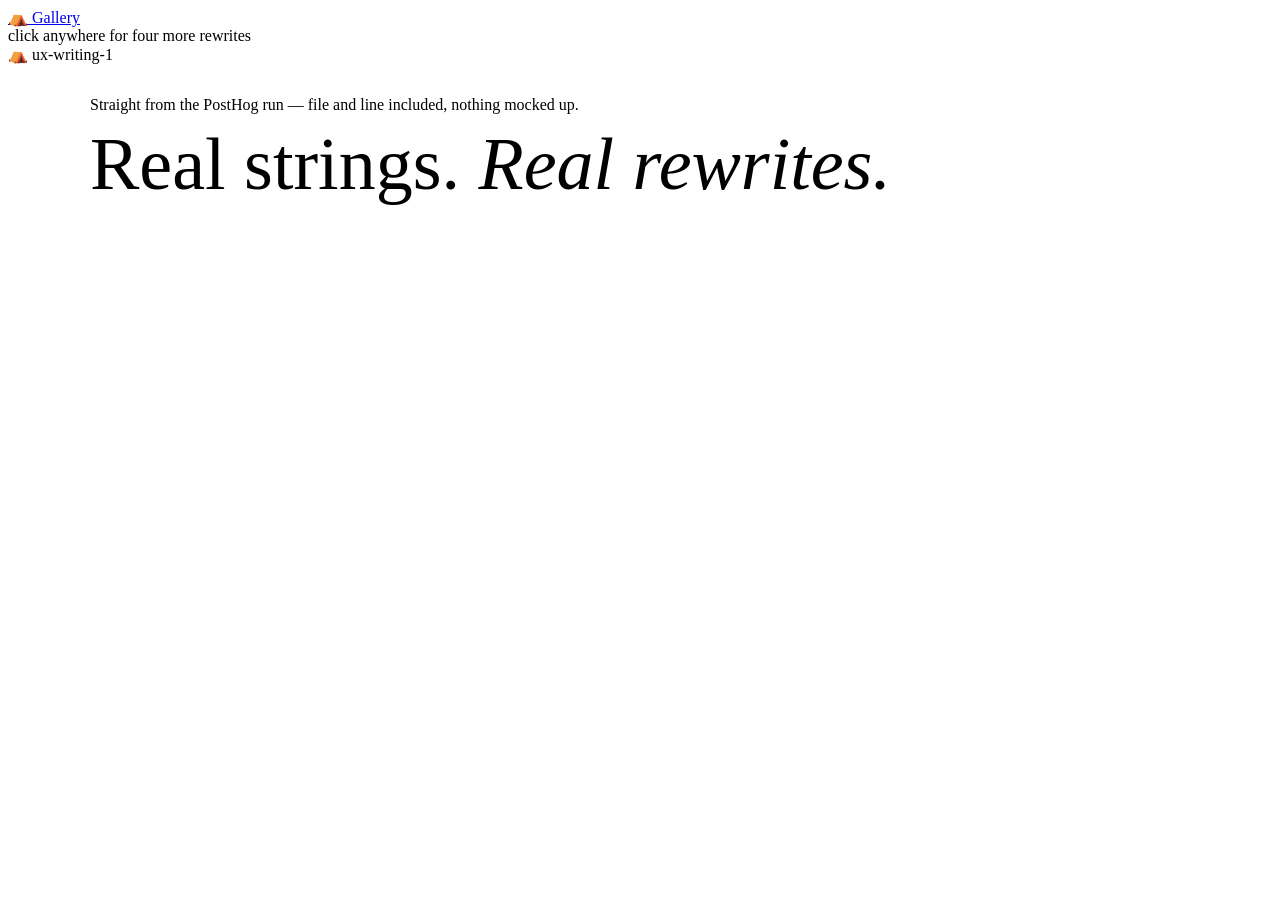
<file: docs/video_assets/templates/before_after.html>
<!DOCTYPE html>
<html lang="en">
<head>
<meta charset="utf-8">
<link rel="icon" href="data:image/svg+xml,<svg xmlns='http://www.w3.org/2000/svg' viewBox='0 0 100 100'><text y='.9em' font-size='90'>⛺</text></svg>">
<title>Copy Campfire — real strings, real rewrites</title>
<link rel="preconnect" href="https://fonts.googleapis.com">
<link href="https://fonts.googleapis.com/css2?family=Archivo:wght@700;900&family=Newsreader:ital,wght@1,500&family=Nunito:wght@400;700;800&display=swap" rel="stylesheet">
<style>
/*__CAMPFIRE_CSS__*/

.content { position: absolute; left: 90px; right: 90px; top: 96px; z-index: 1; }
.headline { font-size: 74px; margin-top: 8px; }

.cards { margin-top: 56px; display: grid; grid-template-columns: 1fr 1fr; gap: 42px 46px; }
.card { position: relative; min-width: 0; /* let 1fr tracks shrink past the nowrap path line */
        background: #FFFDF6; border: 1px solid var(--parch-300);
        border-radius: 6px; padding: 36px 40px 28px;
        box-shadow: 0 1px 0 rgba(255,255,255,.8) inset, 0 14px 30px rgba(54,38,24,.13);
        opacity: 0; transform: translateY(26px) rotate(0deg);
        transition: opacity .65s ease, transform .65s cubic-bezier(.22,.9,.3,1); }
.card:nth-child(odd)  { --tilt: -0.8deg; }
.card:nth-child(even) { --tilt: 0.6deg; }
.card.on { opacity: 1; transform: translateY(0) rotate(var(--tilt)); }
.card::before { /* tape strip */
  content: ""; position: absolute; top: -14px; left: 50%; width: 132px; height: 30px;
  transform: translateX(-50%) rotate(calc(var(--tilt) * -2.5));
  background: linear-gradient(180deg, rgba(230,214,180,.85), rgba(214,192,154,.75));
  box-shadow: 0 2px 5px rgba(54,38,24,.18); border-radius: 2px;
}
.card .where { font-family: var(--font-mono); font-size: 14px; color: var(--text-faint);
               white-space: nowrap; overflow: hidden; text-overflow: ellipsis; margin-bottom: 18px; }
.line { display: grid; grid-template-columns: 96px 1fr; gap: 16px; align-items: baseline; }
.line + .line { margin-top: 14px; }
.line .tag { font-family: var(--font-mono); font-size: 14px; letter-spacing: .08em;
             text-transform: uppercase; }
.line.before .tag { color: var(--bad-500); }
.line.after  .tag { color: var(--pine-600); }
.line .copy { font-family: var(--font-sans); font-weight: 700; font-size: 27px; line-height: 1.3; }
.line.before .copy { color: var(--text-muted); }
.strike-wrap { position: relative; display: inline; }
.strike-wrap .strike { position: absolute; left: -2px; right: auto; top: 56%; height: 3px; width: 0;
                       background: rgba(194,74,36,.6); border-radius: 2px;
                       transition: width .5s cubic-bezier(.4,0,.6,1); }
.card.on .strike { width: calc(100% + 4px); transition-delay: var(--strike-delay, .7s); }
.line.after { opacity: 0; transform: translateY(8px);
              transition: opacity .5s ease, transform .5s cubic-bezier(.22,.9,.3,1); }
.card.on .line.after { opacity: 1; transform: translateY(0);
                       transition-delay: var(--after-delay, 1.1s); }
.line.after .copy { color: var(--text-strong); }
.line.after .copy::after { content: " ✦"; color: var(--ember-500); font-size: 18px; }
.card .why { margin-top: 18px; font-family: var(--font-serif); font-style: italic;
             font-size: 21px; color: var(--text-muted); border-top: 1px dashed var(--parch-300);
             padding-top: 14px; opacity: 0; transition: opacity .6s ease; }
.card.on .why { opacity: 1; transition-delay: var(--why-delay, 1.5s); }
</style>
</head>
<body>
<div class="stage-wrap"><div class="stage" id="stage">
  <div class="stage-embers"><i></i><i></i><i></i><i></i><i></i><i></i><i></i><i></i><i></i><i></i><i></i><i></i></div>
  <a class="home-btn" href="index.html" onclick="event.stopPropagation()"><span class="flame">⛺</span> Gallery</a>
  <div class="replay-hint">click anywhere for four more rewrites</div>
  <div class="brand"><span class="flame">⛺</span> ux-writing-1</div>
  <div class="content">
    <div class="kicker">Straight from the PostHog run — file and line included, nothing mocked up.</div>
    <div class="headline">Real strings. <em>Real rewrites.</em></div>
    <div class="cards" id="cards"></div>
  </div>
  <div class="footnote" id="footnote"></div>
</div></div>

<script>
const DATA = /*__DATA__*/;

function esc(s) {
  return s.replace(/&/g, "&amp;").replace(/</g, "&lt;").replace(/>/g, "&gt;");
}

const HAND = 4;
let page = 0;

function build() {
  const wrap = document.getElementById("cards");
  wrap.innerHTML = "";
  const start = page * HAND;
  DATA.highlights.slice(start, start + HAND).forEach((h, i) => {
    const el = document.createElement("div");
    el.className = "card";
    // stagger the strike/reveal beats per card so the page reads card by card
    el.style.setProperty("--strike-delay", (0.7 + i * 0.22) + "s");
    el.style.setProperty("--after-delay", (1.1 + i * 0.22) + "s");
    el.style.setProperty("--why-delay", (1.5 + i * 0.22) + "s");
    el.innerHTML =
      `<div class="where">${esc(h.path)}:${h.line}</div>` +
      `<div class="line before"><div class="tag">shipped</div><div class="copy">` +
      `<span class="strike-wrap">${esc(h.before)}<i class="strike"></i></span></div></div>` +
      `<div class="line after"><div class="tag">suggested</div><div class="copy">${esc(h.after)}</div></div>` +
      `<div class="why">${esc(h.reason)}</div>`;
    wrap.appendChild(el);
  });
  document.getElementById("footnote").innerHTML =
    `<b>Provenance:</b> cards are unedited rows from the 10,000-string PostHog review artifact ` +
    `(${esc(DATA.source)}); selection pinned in scripts/pick_highlights.py. Suggestions are ` +
    `review output for humans to accept or reject — never auto-applied.`;
}

function animate() {
  const cards = document.querySelectorAll(".card");
  cards.forEach(c => c.classList.remove("on"));
  void document.getElementById("cards").offsetWidth; // flush layout so transitions run
  cards.forEach((c, i) => {
    c.style.transitionDelay = (i * 0.22) + "s";
    c.classList.add("on");
  });
}

function fit() {
  const s = Math.min(innerWidth / 1920, innerHeight / 1080);
  document.getElementById("stage").style.transform = `scale(${s})`;
}
document.getElementById("stage").style.transformOrigin = "center";
addEventListener("resize", fit); fit();

build();
setTimeout(animate, 600);
addEventListener("click", () => {
  page = (page + 1) % Math.max(1, Math.ceil(DATA.highlights.length / HAND));
  build();
  setTimeout(animate, 120);
});
</script>
</body>
</html>
</file>
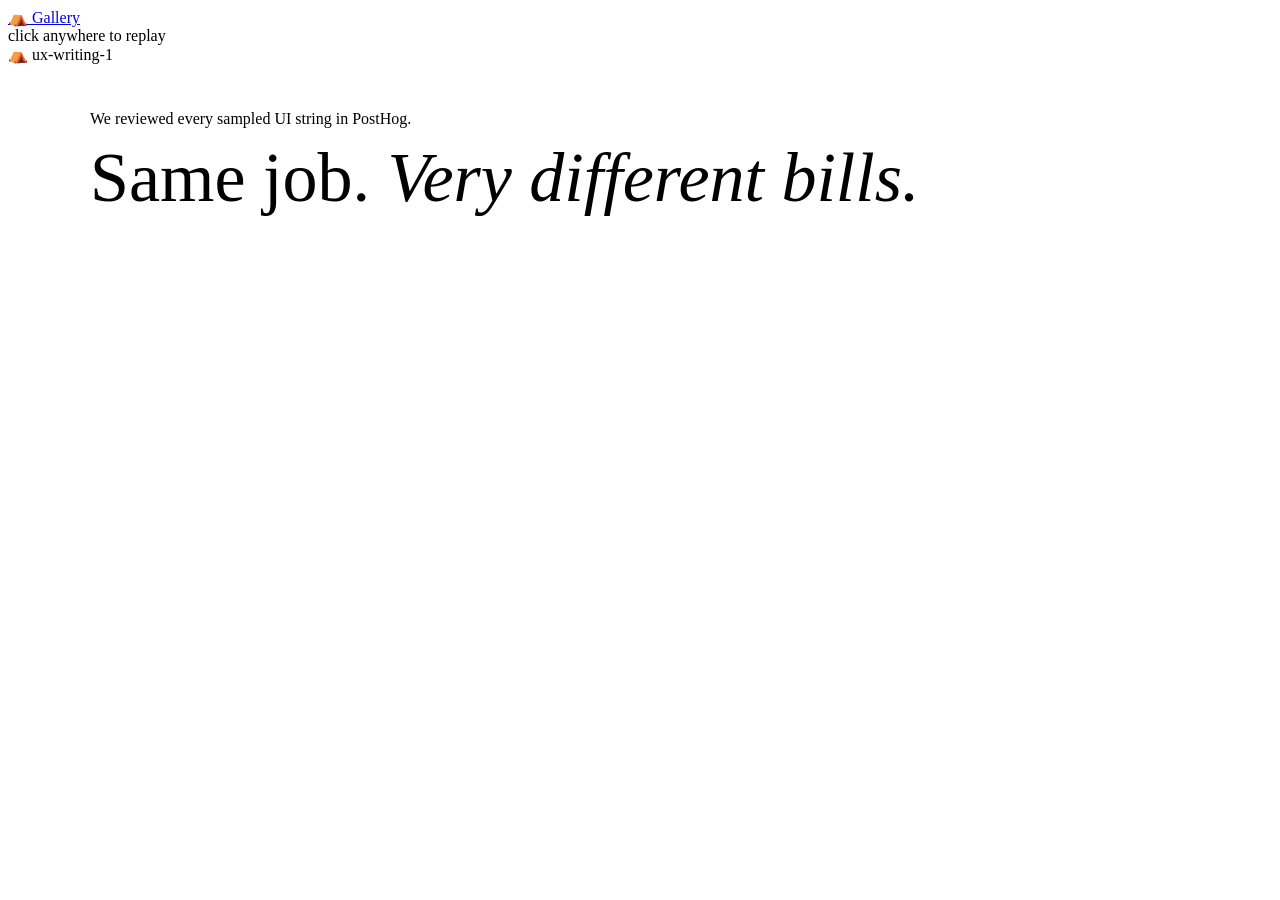
<file: docs/video_assets/templates/cost_compare.html>
<!DOCTYPE html>
<html lang="en">
<head>
<meta charset="utf-8">
<link rel="icon" href="data:image/svg+xml,<svg xmlns='http://www.w3.org/2000/svg' viewBox='0 0 100 100'><text y='.9em' font-size='90'>⛺</text></svg>">
<title>Copy Campfire — the same job, three bills</title>
<link rel="preconnect" href="https://fonts.googleapis.com">
<link href="https://fonts.googleapis.com/css2?family=Archivo:wght@700;900&family=Newsreader:ital,wght@1,500&family=Nunito:wght@400;700;800&display=swap" rel="stylesheet">
<style>
/*__CAMPFIRE_CSS__*/

.content { position: absolute; left: 90px; right: 90px; top: 110px; }
.headline { font-size: 70px; margin-top: 10px; white-space: nowrap; }
.subline { font-family: var(--font-sans); font-size: 30px; color: var(--text-muted); margin-top: 18px; }
.subline b { color: var(--bark-700); font-weight: 800; }

.ladder { margin-top: 56px; display: flex; flex-direction: column; gap: 40px; }
.row { display: grid; grid-template-columns: 430px 1fr 300px; align-items: center; gap: 36px; }
.row .who { text-align: right; }
.row .who .name { font-family: var(--font-display); font-weight: 900; font-size: 34px; color: var(--text-strong); }
.row .who .tag  { font-family: var(--font-serif); font-style: italic; font-size: 23px; color: var(--text-muted); margin-top: 4px; }
.track { position: relative; height: 74px; background: var(--parch-200); border-radius: 14px;
         box-shadow: inset 0 1px 3px rgba(54,38,24,.15); overflow: visible; }
.bar { position: absolute; inset: 0 auto 0 0; width: 0; border-radius: 14px;
       transition: width 2.4s cubic-bezier(.22,.9,.3,1); min-width: 12px; }
.bar.ours { background: linear-gradient(90deg, var(--gold-400), var(--ember-500) 55%, var(--fire-500));
            box-shadow: 0 4px 18px rgba(242,100,27,.35); }
.bar.them { background: linear-gradient(90deg, var(--bark-500), var(--bark-700)); }
.mult { position: absolute; right: 22px; top: 50%; transform: translateY(-50%);
        font-family: var(--font-display); font-weight: 900; font-size: 30px; color: var(--parch-100);
        opacity: 0; transition: opacity .5s ease 2.1s; white-space: nowrap;
        text-shadow: 0 1px 2px rgba(39,26,15,.4); }
.amount { font-family: var(--font-display); font-weight: 900; font-size: 56px; color: var(--text-strong);
          font-variant-numeric: tabular-nums; }
.amount small { display: block; font-family: var(--font-mono); font-weight: 400; font-size: 18px;
                color: var(--text-faint); margin-top: 2px; }
.row.estimate .amount { color: var(--bark-600); }
.estflag { font-family: var(--font-mono); font-size: 15px; letter-spacing: .08em; text-transform: uppercase;
           color: var(--text-faint); }
</style>
</head>
<body>
<div class="stage-wrap"><div class="stage" id="stage">
  <div class="stage-embers"><i></i><i></i><i></i><i></i><i></i><i></i><i></i><i></i><i></i><i></i><i></i><i></i></div>
  <a class="home-btn" href="index.html" onclick="event.stopPropagation()"><span class="flame">⛺</span> Gallery</a>
  <div class="replay-hint">click anywhere to replay</div>
  <div class="brand"><span class="flame">⛺</span> ux-writing-1</div>
  <div class="content">
    <div class="kicker">We reviewed every sampled UI string in PostHog.</div>
    <div class="headline">Same job. <em>Very different bills.</em></div>
    <div class="subline" id="subline"></div>
    <div class="ladder" id="ladder"></div>
  </div>
  <div class="footnote" id="footnote"></div>
</div></div>

<script>
const DATA = /*__DATA__*/;

const LABELS = {
  "gpt-5.5":        { name: "GPT-5.5",        tag: "list-price estimate, same tokens" },
  "claude-opus-4.8":{ name: "Claude Opus 4.8", tag: "list-price estimate, same tokens" },
  "qwen3.6-27b-deepinfra": { name: "Same base model via API", tag: "DeepInfra list price, same tokens" },
};

function fmtUSD(v) { return "$" + v.toFixed(2); }

function build() {
  const m = DATA.measured;
  const est = DATA.estimates_same_tokens_at_list_price;
  const rows = [
    { name: "ux-writing-1", tag: "measured · one rented A100", usd: m.usd,
      per1k: m.usd_per_1k_strings, ours: true, flag: "measured" },
    ...est.map(e => ({
      name: (LABELS[e.model] || { name: e.model }).name,
      tag: (LABELS[e.model] || { tag: "list-price estimate" }).tag,
      usd: e.usd, per1k: e.usd_per_1k_strings, ours: false,
      mult: e.multiple_vs_measured, flag: "estimate" })),
  ];
  const maxUsd = Math.max(...rows.map(r => r.usd));

  document.getElementById("subline").innerHTML =
    `<b>${m.strings.toLocaleString()}</b> strings · ` +
    `<b>${DATA.workload.prompt_tokens.toLocaleString()}</b> prompt + ` +
    `<b>${DATA.workload.completion_tokens.toLocaleString()}</b> completion tokens · ` +
    `<b>${m.wall_clock_min}</b> min wall-clock`;

  const ladder = document.getElementById("ladder");
  ladder.innerHTML = "";
  for (const r of rows) {
    const row = document.createElement("div");
    row.className = "row" + (r.ours ? "" : " estimate");
    row.innerHTML = `
      <div class="who"><div class="name">${r.name}</div><div class="tag">${r.tag}</div></div>
      <div class="track"><div class="bar ${r.ours ? "ours" : "them"}" data-w="${(r.usd / maxUsd * 100).toFixed(1)}">
        ${r.mult && r.mult >= 2 ? `<div class="mult">≈${r.mult}× the bill</div>` : ""}</div></div>
      <div><div class="amount" data-usd="${r.usd}">$0.00<small>${fmtUSD(r.per1k)}/1K · <span class="estflag">${r.flag}</span></small></div></div>`;
    ladder.appendChild(row);
  }

  document.getElementById("footnote").innerHTML =
    `<b>Honest math:</b> frontier bills = ux-writing-1's measured token counts × public list prices ` +
    `(pulled ${DATA.prices_pulled_at}) — estimates, not measured runs; tokenizers differ ±~15%; ` +
    `hidden reasoning tokens would raise the frontier bills. No quality comparison is claimed vs frontier ` +
    `models — the quality claim is 83% blinded human preference vs this model's own base (EVAL_RESULTS.md).`;
}

function animate() {
  // bars — force-reflow trigger (rAF stalls in background tabs)
  document.querySelectorAll(".bar").forEach((b, i) => {
    b.style.transitionDelay = (i * 0.25) + "s";
    b.style.width = "0%";
    void b.offsetWidth; // flush layout so the transition runs
    b.style.width = b.dataset.w + "%";
  });
  document.querySelectorAll(".mult").forEach(m => { m.style.opacity = 1; });
  // counters
  document.querySelectorAll(".amount").forEach((el, i) => {
    const target = parseFloat(el.dataset.usd);
    const small = el.querySelector("small").outerHTML;
    const t0 = performance.now() + i * 250, dur = 2400;
    function tick(t) {
      const p = Math.min(Math.max((t - t0) / dur, 0), 1);
      const eased = 1 - Math.pow(1 - p, 3);
      el.innerHTML = fmtUSD(target * eased) + small;
      if (p < 1) requestAnimationFrame(tick);
    }
    requestAnimationFrame(tick);
  });
  // embers above the measured bar
  const oursTrack = document.querySelector(".bar.ours").parentElement;
  oursTrack.querySelectorAll(".ember").forEach(e => e.remove());
  for (let i = 0; i < 14; i++) {
    const e = document.createElement("div");
    e.className = "ember";
    const s = 4 + Math.random() * 8;
    e.style.width = e.style.height = s + "px";
    e.style.left = (4 + Math.random() * 92) + "%";
    e.style.setProperty("--drift", (Math.random() * 60 - 30) + "px");
    e.style.animationDuration = (2.4 + Math.random() * 2.6) + "s";
    e.style.animationDelay = (Math.random() * 3) + "s";
    oursTrack.appendChild(e);
  }
}

function fit() {
  const s = Math.min(innerWidth / 1920, innerHeight / 1080);
  document.getElementById("stage").style.transform = `scale(${s})`;
}
document.getElementById("stage").style.transformOrigin = "center";
addEventListener("resize", fit); fit();

build();
setTimeout(animate, 600);
addEventListener("click", () => { build(); setTimeout(animate, 120); });
</script>
</body>
</html>
</file>
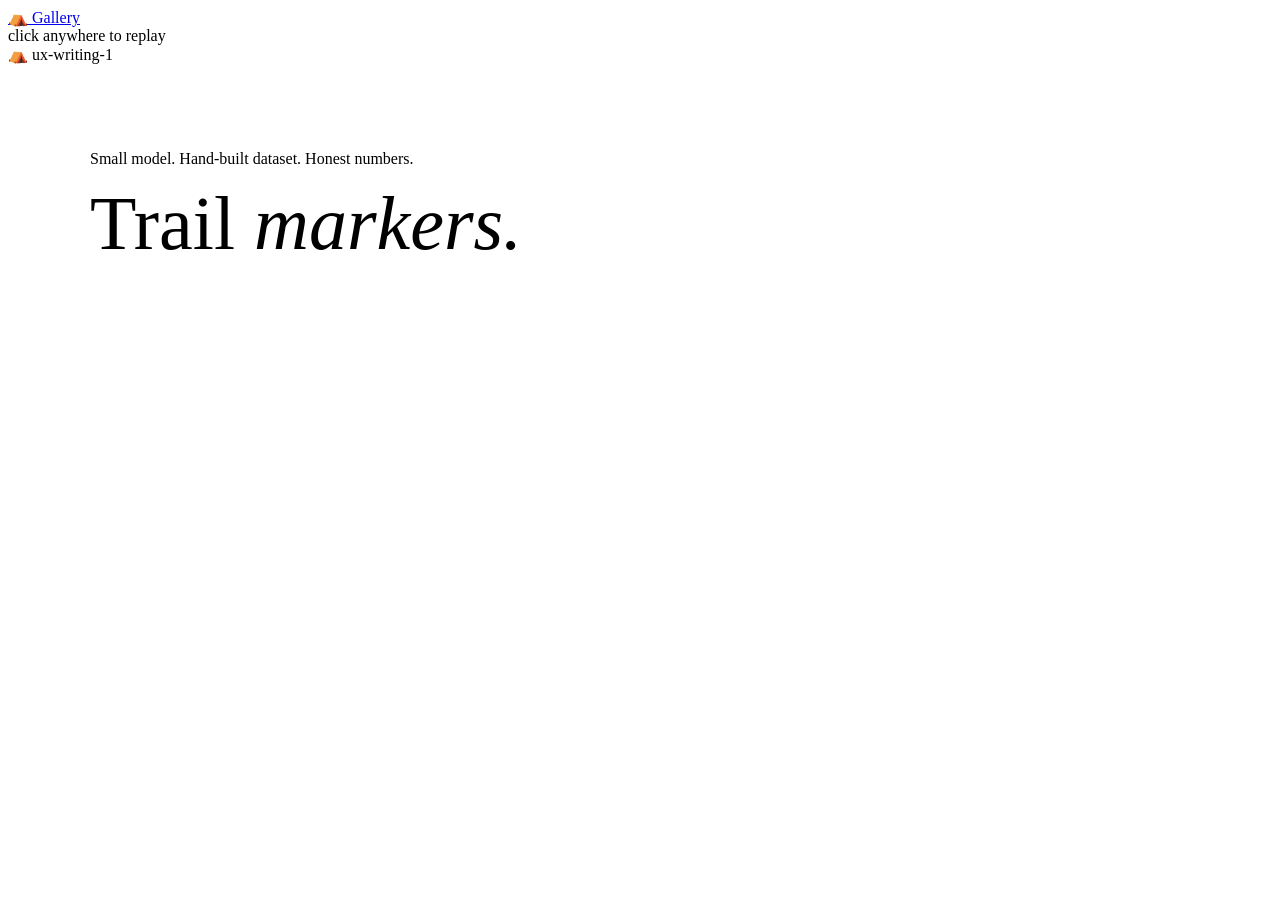
<file: docs/video_assets/templates/stats_banner.html>
<!DOCTYPE html>
<html lang="en">
<head>
<meta charset="utf-8">
<link rel="icon" href="data:image/svg+xml,<svg xmlns='http://www.w3.org/2000/svg' viewBox='0 0 100 100'><text y='.9em' font-size='90'>⛺</text></svg>">
<title>Copy Campfire — trail markers</title>
<link rel="preconnect" href="https://fonts.googleapis.com">
<link href="https://fonts.googleapis.com/css2?family=Archivo:wght@700;900&family=Newsreader:ital,wght@1,500&family=Nunito:wght@400;700;800&display=swap" rel="stylesheet">
<style>
/*__CAMPFIRE_CSS__*/

.content { position: absolute; left: 90px; right: 90px; top: 150px; }
.headline { font-size: 76px; margin-top: 12px; }

.cards { margin-top: 90px; display: grid; grid-template-columns: repeat(4, 1fr); gap: 38px; }
.card { background: #FFFDF6; border: 1px solid var(--parch-300); border-radius: 18px;
        padding: 44px 38px 40px; box-shadow: 0 10px 28px rgba(54,38,24,.10);
        opacity: 0; transform: translateY(26px);
        transition: opacity .7s ease, transform .7s cubic-bezier(.22,.9,.3,1); }
.card.on { opacity: 1; transform: translateY(0); }
.card .kick { font-family: var(--font-serif); font-style: italic; font-size: 24px; color: var(--text-muted); }
.card .num  { font-family: var(--font-display); font-weight: 900; font-size: 88px; letter-spacing: -0.02em;
              color: var(--text-strong); margin-top: 18px; font-variant-numeric: tabular-nums; }
.card .num .unit { font-size: 40px; color: var(--bark-500); }
.card .sub  { font-family: var(--font-sans); font-size: 21px; font-weight: 700; color: var(--text-muted); margin-top: 14px; line-height: 1.4; }
.card:nth-child(1) .num { color: var(--fire-600); }
.card:nth-child(2) .num { color: var(--bark-800); }
.card:nth-child(3) .num { color: var(--pine-600); }
.card:nth-child(4) .num { color: var(--gold-600); }
</style>
</head>
<body>
<div class="stage-wrap"><div class="stage" id="stage">
  <div class="stage-embers"><i></i><i></i><i></i><i></i><i></i><i></i><i></i><i></i><i></i><i></i><i></i><i></i></div>
  <a class="home-btn" href="index.html" onclick="event.stopPropagation()"><span class="flame">⛺</span> Gallery</a>
  <div class="replay-hint">click anywhere to replay</div>
  <div class="brand"><span class="flame">⛺</span> ux-writing-1</div>
  <div class="content">
    <div class="kicker">Small model. Hand-built dataset. Honest numbers.</div>
    <div class="headline">Trail <em>markers.</em></div>
    <div class="cards" id="cards"></div>
  </div>
  <div class="footnote" id="footnote"></div>
</div></div>

<script>
const DATA = /*__DATA__*/;

function build() {
  const m = DATA.measured;
  // never round up to 100 — 9,999/10,000 is 99.99, and it says so
  const validPct = m.valid_json / m.strings * 100;
  const validStr = m.valid_json === m.strings ? "100" : String(Math.floor(validPct * 100) / 100);
  const cards = [
    { kick: "Blind taste test", num: "83", unit: "%",
      sub: "blinded human preference vs its own base model — 90 held-out items" },
    { kick: "Around the fire", num: Math.round(m.strings_per_hour / 100) / 10, unit: "K/hr",
      sub: `UI strings reviewed per hour, batched on one rented A100 — $${m.usd_per_1k_strings.toFixed(2)} per 1,000 strings` },
    { kick: "Keeps its word", num: validStr, unit: "%",
      sub: `valid JSON contract — ${m.valid_json.toLocaleString()} of ${m.strings.toLocaleString()} PostHog strings` },
    { kick: "Cost to train", num: "$30", unit: "",
      sub: "two QLoRA runs on a hackathon credit — base model Apache-2.0" },
  ];
  const wrap = document.getElementById("cards");
  wrap.innerHTML = "";
  for (const c of cards) {
    const el = document.createElement("div");
    el.className = "card";
    el.innerHTML = `<div class="kick">${c.kick}</div>` +
      `<div class="num">${c.num}<span class="unit">${c.unit}</span></div>` +
      `<div class="sub">${c.sub}</div>`;
    wrap.appendChild(el);
  }
  document.getElementById("footnote").innerHTML =
    `<b>Sources:</b> EVAL_RESULTS.md (blinded preference) · docs/demo/posthog_cost_report.json ` +
    `(throughput, JSON validity, cost — measured ${DATA.prices_pulled_at}) · Modal dashboard (training spend). ` +
    `Model, adapter, GGUF, dataset recipe and eval tooling: Apache-2.0 / open on the Hub.`;
}

function animate() {
  const cards = document.querySelectorAll(".card");
  cards.forEach(c => c.classList.remove("on"));
  void document.getElementById("cards").offsetWidth; // flush layout so transitions run
  cards.forEach((c, i) => {
    c.style.transitionDelay = (i * 0.18) + "s";
    c.classList.add("on");
  });
}

function fit() {
  const s = Math.min(innerWidth / 1920, innerHeight / 1080);
  document.getElementById("stage").style.transform = `scale(${s})`;
}
document.getElementById("stage").style.transformOrigin = "center";
addEventListener("resize", fit); fit();

build();
setTimeout(animate, 600);
addEventListener("click", () => { build(); setTimeout(animate, 120); });
</script>
</body>
</html>
</file>
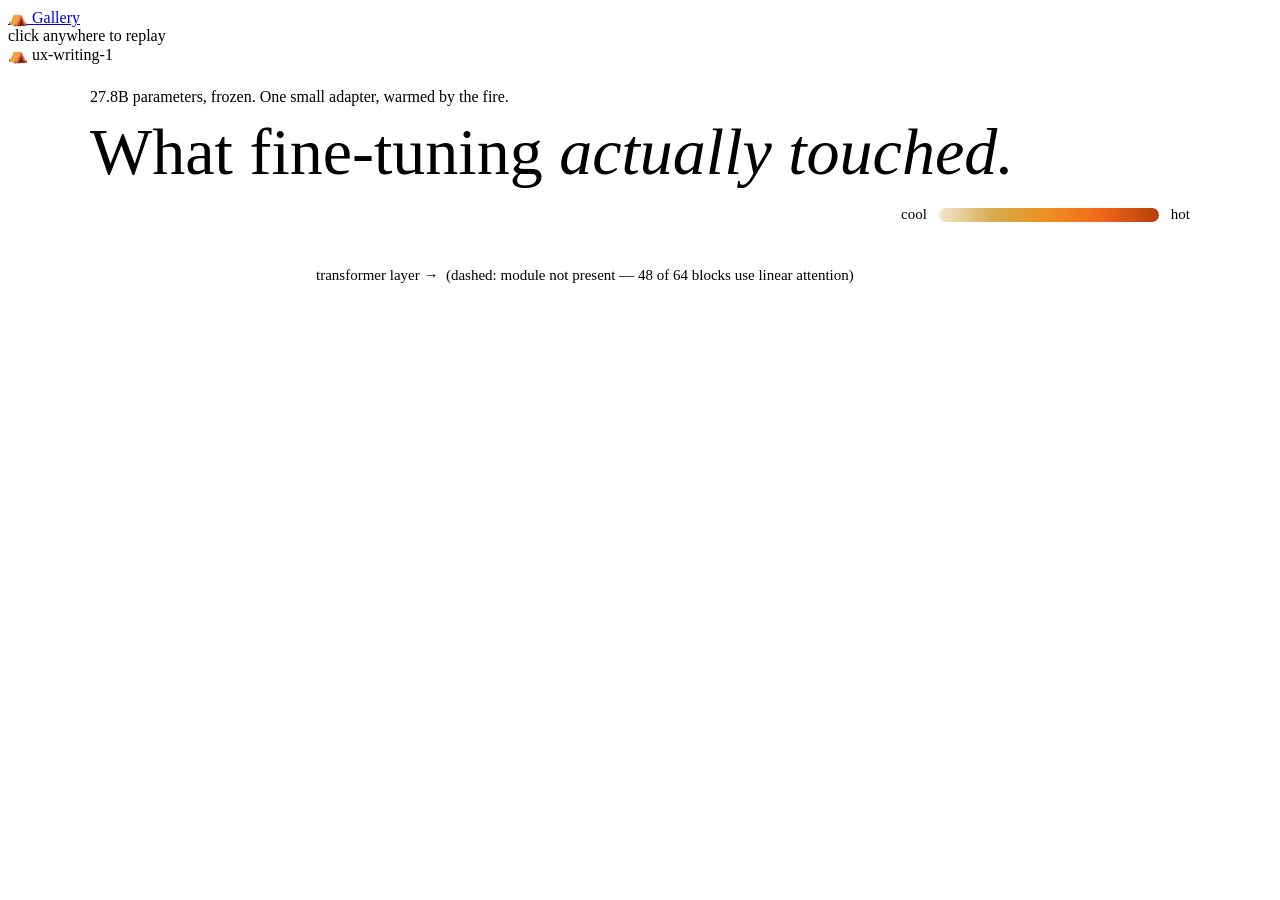
<file: docs/video_assets/templates/weights_heatmap.html>
<!DOCTYPE html>
<html lang="en">
<head>
<meta charset="utf-8">
<link rel="icon" href="data:image/svg+xml,<svg xmlns='http://www.w3.org/2000/svg' viewBox='0 0 100 100'><text y='.9em' font-size='90'>⛺</text></svg>">
<title>Copy Campfire — what fine-tuning actually touched</title>
<link rel="preconnect" href="https://fonts.googleapis.com">
<link href="https://fonts.googleapis.com/css2?family=Archivo:wght@700;900&family=Newsreader:ital,wght@1,500&family=Nunito:wght@400;700;800&display=swap" rel="stylesheet">
<style>
/*__CAMPFIRE_CSS__*/

.content { position: absolute; left: 90px; right: 90px; top: 88px; z-index: 1; }
.headline { font-size: 66px; margin-top: 8px; }
.maphead { display: flex; justify-content: space-between; align-items: center; margin-top: 16px; }
.subline { font-family: var(--font-serif); font-style: italic; font-size: 28px; color: var(--text-muted); }

.map { margin-top: 30px; display: grid; grid-template-columns: 200px 1fr; gap: 0 26px; align-items: center; }
.mod-label { text-align: right; font-family: var(--font-mono); font-size: 19px; color: var(--bark-600);
             height: 58px; display: flex; align-items: center; justify-content: flex-end; }
.mod-label .grp { font-size: 13px; color: var(--text-faint); margin-right: 10px; letter-spacing: .06em; }
.lane { display: grid; grid-template-columns: repeat(64, 1fr); gap: 5px; height: 58px; align-items: center; }
.cell { height: 48px; border-radius: 5px; background: var(--parch-200);
        opacity: 0; transform: scale(.6); }
.cell.on { transition: opacity .45s ease, transform .45s cubic-bezier(.34,1.4,.5,1); }
.cell.absent { background: transparent; border: 1.5px dashed var(--parch-300); height: 26px; border-radius: 4px; }
.cell.hot { box-shadow: 0 0 14px rgba(242,100,27,.55); }

.axis { display: grid; grid-template-columns: 200px 1fr; gap: 0 26px; margin-top: 10px; }
.axis .ticks { display: grid; grid-template-columns: repeat(64, 1fr); gap: 5px;
               font-family: var(--font-mono); font-size: 14px; color: var(--text-faint); }
.axis .ticks span { grid-column: span 8; }
.axis-caption { display: grid; grid-template-columns: 200px 1fr; gap: 0 26px; margin-top: 4px; }
.axis-caption div:last-child { font-family: var(--font-mono); font-size: 15px; color: var(--text-faint); }

.legend { display: flex; align-items: center; gap: 12px;
          font-family: var(--font-mono); font-size: 15px; color: var(--text-muted); }
.legend .scale { width: 220px; height: 14px; border-radius: 7px;
  background: linear-gradient(90deg, #F1E7CF, #D8A94B, #EE8E1E, #F2641B, #B23F08); }

/* bottom band: callout (left) + steady inspector dock (right) — no floating tooltip,
   nothing can clip, and the dock gives the hover story a fixed home for recording */
.below { display: grid; grid-template-columns: 1fr 620px; gap: 0 64px; margin-top: 12px;
         align-items: stretch; }
#inspector { min-height: 168px; border-radius: 12px; padding: 20px 26px 18px;
             border: 2px dashed var(--parch-400); background: transparent;
             display: flex; flex-direction: column; justify-content: center;
             transition: background .25s ease, border-color .25s ease, box-shadow .25s ease; }
#inspector.active { background: #FFFDF6; border: 1px solid var(--parch-300);
                    box-shadow: 0 12px 30px rgba(54,38,24,.14); justify-content: flex-start; }
#inspector .t-idle { font-family: var(--font-serif); font-style: italic; font-size: 23px;
                     line-height: 1.5; color: var(--text-faint); text-align: center; }
#inspector .t-head { font-family: var(--font-display); font-weight: 900; font-size: 23px;
                     color: var(--text-strong); display: flex; align-items: baseline; gap: 12px; }
#inspector .t-heat { font-family: var(--font-serif); font-style: italic; font-size: 19px; }
#inspector .t-body { font-family: var(--font-sans); font-size: 17px; line-height: 1.45;
                     color: var(--text-body); margin-top: 10px; }
#inspector .t-num  { font-family: var(--font-mono); font-size: 14px; color: var(--text-faint); margin-top: 12px; }
.cell:not(.absent) { cursor: crosshair; }
.cell:hover { outline: 2.5px solid var(--bark-800); outline-offset: 1px; }

.callout { font-family: var(--font-serif); font-style: italic; font-size: 25px; line-height: 1.55;
           color: var(--bark-700); opacity: 0; transition: opacity .8s ease 2.4s;
           align-self: center; max-width: 960px; }
.callout b { font-family: var(--font-display); font-style: normal; font-weight: 900; color: var(--fire-600); }
</style>
</head>
<body>
<div class="stage-wrap"><div class="stage" id="stage">
  <div class="stage-embers"><i></i><i></i><i></i><i></i><i></i><i></i><i></i><i></i><i></i><i></i><i></i><i></i></div>
  <a class="home-btn" href="index.html" onclick="event.stopPropagation()"><span class="flame">⛺</span> Gallery</a>
  <div class="replay-hint">click anywhere to replay</div>
  <div class="brand"><span class="flame">⛺</span> ux-writing-1</div>
  <div class="content">
    <div class="kicker">27.8B parameters, frozen. One small adapter, warmed by the fire.</div>
    <div class="headline">What fine-tuning <em>actually touched.</em></div>
    <div class="maphead">
      <div class="subline" id="subline"></div>
      <div class="legend"><span>cool</span><div class="scale"></div><span>hot</span></div>
    </div>
    <div class="map" id="map"></div>
    <div class="axis" id="axis"></div>
    <div class="axis-caption"><div></div><div>transformer layer →&nbsp;&nbsp;(dashed: module not present — 48 of 64 blocks use linear attention)</div></div>
    <div class="below">
      <div class="callout" id="callout"></div>
      <div id="inspector"></div>
    </div>
  </div>
  <div class="footnote" id="footnote"></div>
</div></div>

<script>
const DATA = /*__DATA__*/;

const MODULES = [
  { key: "q_proj",   grp: "attention" }, { key: "k_proj", grp: "attention" },
  { key: "v_proj",   grp: "attention" }, { key: "o_proj", grp: "attention" },
  { key: "gate_proj", grp: "mlp" }, { key: "up_proj", grp: "mlp" }, { key: "down_proj", grp: "mlp" },
];
// parchment -> gold -> ember -> fire -> deep fire
const STOPS = [[241,231,207],[216,169,75],[238,142,30],[242,100,27],[178,63,8]];

function heat(t) {
  const x = Math.min(Math.max(t, 0), 1) * (STOPS.length - 1);
  const i = Math.min(Math.floor(x), STOPS.length - 2), f = x - i;
  const c = STOPS[i].map((v, k) => Math.round(v + (STOPS[i + 1][k] - v) * f));
  return `rgb(${c[0]},${c[1]},${c[2]})`;
}

const lookup = {};
for (const d of DATA.deltas) lookup[d.layer + "|" + d.module] = d;

function build() {
  document.getElementById("subline").textContent =
    `${DATA.adapter} · ${DATA.deltas.length} LoRA deltas across ${DATA.layers} layers`;

  const map = document.getElementById("map");
  map.innerHTML = "";
  for (const mod of MODULES) {
    const label = document.createElement("div");
    label.className = "mod-label";
    label.innerHTML = `<span class="grp">${mod.grp}</span>${mod.key}`;
    map.appendChild(label);
    const lane = document.createElement("div");
    lane.className = "lane";
    for (let layer = 0; layer < DATA.layers; layer++) {
      const cell = document.createElement("div");
      const d = lookup[layer + "|" + mod.key];
      if (d) {
        cell.className = "cell" + (d.intensity > 0.8 ? " hot" : "");
        cell.style.background = heat(d.intensity);
        cell.dataset.norm = d.norm;
        cell.dataset.intensity = d.intensity;
      } else {
        cell.className = "cell absent";
      }
      cell.dataset.layer = layer;
      cell.dataset.module = mod.key;
      lane.appendChild(cell);
    }
    map.appendChild(lane);
  }

  const axis = document.getElementById("axis");
  axis.innerHTML = "<div></div>";
  const ticks = document.createElement("div");
  ticks.className = "ticks";
  for (let l = 0; l < DATA.layers; l += 8) {
    const s = document.createElement("span");
    s.textContent = l;
    ticks.appendChild(s);
  }
  axis.appendChild(ticks);

  const hottest = [...DATA.deltas].sort((a, b) => b.norm - a.norm)[0];
  document.getElementById("callout").innerHTML =
    `The flames concentrate late in the stack — <b>${hottest.module} · layers ` +
    `${Math.max(0, hottest.layer - 4)}–${DATA.layers - 1}</b> burn brightest. ` +
    `Style lives near the surface; the base model's knowledge underneath stays frozen.`;

  document.getElementById("footnote").innerHTML =
    `<b>Real data, not an illustration:</b> each cell is the Frobenius norm of the LoRA delta ` +
    `B·A for one (layer, module) of <b>${DATA.adapter}</b> — computed from the released adapter ` +
    `weights. Color = relative magnitude. Reproduce: scripts/adapter_heatmap.py.`;
}

function animate() {
  document.querySelectorAll(".cell").forEach(c => {
    c.classList.remove("on");
    c.style.opacity = 0; c.style.transform = "scale(.6)";
  });
  const callout = document.getElementById("callout");
  callout.style.opacity = 0;
  void callout.offsetWidth; // flush layout so transitions run (rAF stalls in background tabs)
  document.querySelectorAll(".cell").forEach(c => {
    c.classList.add("on");
    c.style.transitionDelay = (c.dataset.layer * 0.028) + "s";
    c.style.opacity = 1; c.style.transform = "scale(1)";
  });
  callout.style.opacity = 1;
}

// ---- plain-language hover card ----
const MODULE_PLAIN = {
  q_proj:   ["attention · queries", "shapes what the model goes looking for in the surrounding code and copy"],
  k_proj:   ["attention · keys", "shapes how each token advertises itself to be found by others"],
  v_proj:   ["attention · values", "shapes what information actually gets carried once attention lands"],
  o_proj:   ["attention · output", "shapes how everything attention gathered is mixed back into the text"],
  gate_proj:["MLP · gate", "decides which learned features get amplified or muted — a big lever for tone and word choice"],
  up_proj:  ["MLP · expand", "lifts the text into a wider feature space where patterns like “this is an error message” live"],
  down_proj:["MLP · compress", "squeezes the processed features back into the running text"],
};

function heatPhrase(t) {
  if (t > 0.8)  return ["glowing hot", "one of the biggest changes anywhere in the adapter"];
  if (t > 0.55) return ["burning steadily", "fine-tuning leaned on this spot noticeably"];
  if (t > 0.3)  return ["warmed", "clear but moderate adjustments"];
  return ["barely warmed", "almost untouched — the base model's behavior passes through nearly as-is"];
}

function layerPhrase(layer, total) {
  const p = layer / (total - 1);
  if (p > 0.75) return "Late in the stack, where style, phrasing and final word choice take shape.";
  if (p > 0.35) return "Mid-stack, where meaning and relationships between words are worked out.";
  return "Early in the stack, where low-level patterns of code and text are read.";
}

const inspector = document.getElementById("inspector");

function inspectorIdle() {
  inspector.classList.remove("active");
  inspector.innerHTML =
    `<div class="t-idle">Hover any cell on the map —<br>it will tell you what that weight learned.</div>`;
}

function renderInspector(cell) {
  const mod = cell.dataset.module, layer = +cell.dataset.layer;
  const [name, role] = MODULE_PLAIN[mod] || [mod, ""];
  inspector.classList.add("active");
  if (cell.classList.contains("absent")) {
    inspector.innerHTML =
      `<div class="t-head">Layer ${layer} · ${mod} <span class="t-heat" style="color:var(--text-faint)">not present</span></div>` +
      `<div class="t-body">This block uses linear attention, which has no ${mod} — so there was nothing here to fine-tune. The model's 64 blocks mix 48 linear-attention and 16 full-attention layers.</div>`;
  } else {
    const t = +cell.dataset.intensity;
    const [label, meaning] = heatPhrase(t);
    const color = t > 0.55 ? "var(--fire-600)" : t > 0.3 ? "var(--gold-600)" : "var(--text-faint)";
    inspector.innerHTML =
      `<div class="t-head">Layer ${layer} · ${name} <span class="t-heat" style="color:${color}">${label}</span></div>` +
      `<div class="t-body">This weight ${role}. ${meaning.charAt(0).toUpperCase() + meaning.slice(1)}. ${layerPhrase(layer, DATA.layers)}</div>` +
      `<div class="t-num">‖ΔW‖ = ${cell.dataset.norm} · ${(t * 100).toFixed(0)}% of the hottest cell</div>`;
  }
}

document.getElementById("map").addEventListener("mouseover", e => {
  const cell = e.target.closest(".cell");
  if (cell) renderInspector(cell);
});
document.getElementById("map").addEventListener("mouseleave", inspectorIdle);
inspectorIdle();

function fit() {
  const s = Math.min(innerWidth / 1920, innerHeight / 1080);
  document.getElementById("stage").style.transform = `scale(${s})`;
}
document.getElementById("stage").style.transformOrigin = "center";
addEventListener("resize", fit); fit();

build();
setTimeout(animate, 600);
addEventListener("click", () => { build(); setTimeout(animate, 120); });
</script>
</body>
</html>
</file>
<file: docs/video_assets/campfire.css>
/* Copy Campfire design tokens — verbatim from space/app.py — plus the 1920x1080 video stage. */

:root {
  --fire-50: #FFF2E6; --fire-100: #FFE1C6; --fire-200: #FCC596; --fire-300: #FBA968;
  --fire-400: #F7842F; --fire-500: #F2641B; --fire-600: #DA530F; --fire-700: #B23F08;
  --ember-500: #EE8E1E; --gold-400: #D8A94B; --gold-500: #C0892C; --gold-600: #9A6B1E;
  --parch-50: #FCF8EF; --parch-100: #F8F1DF; --parch-200: #F1E7CF; --parch-300: #E6D6B4; --parch-400: #D6C09A;
  --bark-400: #9B7B55; --bark-500: #7A5C3C; --bark-600: #5E4429; --bark-700: #4A3420;
  --bark-800: #362618; --bark-900: #271A0F;
  --pine-500: #6E7B3E; --pine-600: #5C6E33; --pine-700: #45531F;
  --ink-blue: #2F6CB0; --bad-500: #C24A24;
  --text-strong: var(--bark-900); --text-body: var(--bark-800); --text-muted: #6E5B43;
  --text-faint: #927B5E; --text-accent: var(--pine-600);
  --font-display: 'Archivo', system-ui, sans-serif;
  --font-serif: 'Newsreader', Georgia, serif;
  --font-sans: 'Nunito', system-ui, sans-serif;
  --font-mono: ui-monospace, 'SF Mono', Menlo, monospace;
}

* { margin: 0; padding: 0; box-sizing: border-box; }

html, body { background: var(--parch-100); }

/* fixed 1920x1080 stage, centered and scaled to the window for preview */
.stage-wrap {
  position: fixed; inset: 0; display: flex; align-items: center; justify-content: center;
}
.stage {
  width: 1920px; height: 1080px; position: relative; overflow: hidden;
  background:
    radial-gradient(1200px 700px at 50% -10%, #FFFDF6 0%, var(--parch-50) 55%, var(--parch-100) 100%);
  color: var(--text-body); font-family: var(--font-sans);
  box-shadow: 0 0 0 1px var(--parch-300), 0 26px 70px rgba(54, 38, 24, .16);
  border-radius: 4px;
}
.stage::after { /* parchment grain */
  content: ""; position: absolute; inset: 0; pointer-events: none; opacity: .35;
  background-image: radial-gradient(var(--parch-200) 0.8px, transparent 0.8px);
  background-size: 26px 26px;
}
.stage::before { /* campfire glow from just below frame */
  content: ""; position: absolute; left: -240px; right: -240px; bottom: -540px; height: 900px;
  pointer-events: none; z-index: 0;
  background: radial-gradient(58% 100% at 50% 100%,
    rgba(242, 100, 27, .22), rgba(238, 142, 30, .12) 42%, rgba(216, 169, 75, .06) 62%, transparent 75%);
}

/* ambient embers drifting up the whole stage — pure CSS, deterministic */
.stage-embers { position: absolute; inset: 0; pointer-events: none; overflow: hidden; }
.stage-embers i {
  position: absolute; bottom: -16px; border-radius: 50%;
  background: radial-gradient(circle at 35% 35%, var(--fire-200), var(--ember-500) 60%, transparent 75%);
  opacity: 0; animation: rise-far linear infinite;
}
@keyframes rise-far {
  0%   { transform: translateY(0) translateX(0) scale(1); opacity: 0; }
  6%   { opacity: .55; }
  55%  { opacity: .3; }
  100% { transform: translateY(-1160px) translateX(var(--drift, 30px)) scale(.35); opacity: 0; }
}
.stage-embers i:nth-child(1)  { left: 6%;  width: 7px;  height: 7px;  animation-duration: 13s; animation-delay: 0s;   --drift: 44px; }
.stage-embers i:nth-child(2)  { left: 14%; width: 5px;  height: 5px;  animation-duration: 17s; animation-delay: 4s;   --drift: -36px; }
.stage-embers i:nth-child(3)  { left: 24%; width: 9px;  height: 9px;  animation-duration: 11s; animation-delay: 7s;   --drift: 24px; }
.stage-embers i:nth-child(4)  { left: 33%; width: 5px;  height: 5px;  animation-duration: 19s; animation-delay: 2s;   --drift: -52px; }
.stage-embers i:nth-child(5)  { left: 45%; width: 8px;  height: 8px;  animation-duration: 12s; animation-delay: 9s;   --drift: 38px; }
.stage-embers i:nth-child(6)  { left: 52%; width: 6px;  height: 6px;  animation-duration: 16s; animation-delay: 1s;   --drift: -20px; }
.stage-embers i:nth-child(7)  { left: 61%; width: 10px; height: 10px; animation-duration: 10s; animation-delay: 5s;   --drift: 56px; }
.stage-embers i:nth-child(8)  { left: 70%; width: 5px;  height: 5px;  animation-duration: 18s; animation-delay: 11s;  --drift: -30px; }
.stage-embers i:nth-child(9)  { left: 79%; width: 7px;  height: 7px;  animation-duration: 14s; animation-delay: 3s;   --drift: 26px; }
.stage-embers i:nth-child(10) { left: 87%; width: 6px;  height: 6px;  animation-duration: 15s; animation-delay: 8s;   --drift: -44px; }
.stage-embers i:nth-child(11) { left: 93%; width: 8px;  height: 8px;  animation-duration: 12s; animation-delay: 6s;   --drift: 20px; }
.stage-embers i:nth-child(12) { left: 39%; width: 4px;  height: 4px;  animation-duration: 21s; animation-delay: 13s;  --drift: 48px; }

/* italic accent word in headlines */
.headline em {
  font-family: var(--font-serif); font-style: italic; font-weight: 500;
  color: var(--fire-600); letter-spacing: 0;
}

.kicker {
  font-family: var(--font-serif); font-style: italic; font-size: 30px;
  color: var(--text-muted); letter-spacing: .01em;
}
.headline {
  font-family: var(--font-display); font-weight: 900; color: var(--text-strong);
  letter-spacing: -0.015em; line-height: 1.04;
}
.footnote {
  position: absolute; left: 90px; right: 90px; bottom: 34px;
  font-family: var(--font-mono); font-size: 17px; line-height: 1.55;
  color: var(--text-faint); border-top: 1px solid var(--parch-300); padding-top: 16px;
}
.footnote b { color: var(--text-muted); font-weight: 600; }

.brand {
  position: absolute; top: 44px; right: 90px; display: flex; align-items: center; gap: 12px;
  font-family: var(--font-display); font-weight: 900; font-size: 26px; color: var(--bark-700);
}
.brand .flame { font-size: 30px; }

/* ember particles */
.ember {
  position: absolute; bottom: -12px; border-radius: 50%;
  background: radial-gradient(circle at 35% 35%, var(--fire-200), var(--ember-500) 60%, transparent 75%);
  opacity: 0; pointer-events: none;
  animation: rise linear infinite;
}
@keyframes rise {
  0%   { transform: translateY(0) translateX(0) scale(1);   opacity: 0; }
  8%   { opacity: .85; }
  60%  { opacity: .5; }
  100% { transform: translateY(-260px) translateX(var(--drift, 24px)) scale(.45); opacity: 0; }
}

.replay-hint {
  position: absolute; top: 54px; left: 50%; transform: translateX(-50%);
  font-family: var(--font-mono); font-size: 15px; color: var(--text-faint);
  animation: hintfade 6s forwards; /* disappears before any recorded take */
}
@keyframes hintfade { 0%, 70% { opacity: .75; } 100% { opacity: 0; } }

/* home / back-to-gallery control — mirrors the brand pill, top-left. Subtle by
   default so it stays out of clean recordings; full on hover. */
.home-btn {
  position: absolute; top: 40px; left: 90px; z-index: 6;
  display: inline-flex; align-items: center; gap: 9px;
  font-family: var(--font-display); font-weight: 900; font-size: 18px;
  color: var(--bark-700); text-decoration: none;
  background: #FFFDF6; border: 1px solid var(--parch-300); border-radius: 999px;
  padding: 8px 17px 8px 14px; box-shadow: 0 6px 16px rgba(54, 38, 24, .12);
  opacity: .62; transition: opacity .18s ease, transform .18s ease, box-shadow .18s ease;
}
.home-btn:hover { opacity: 1; transform: translateY(-1px); box-shadow: 0 9px 22px rgba(54, 38, 24, .18); }
.home-btn .flame { font-size: 20px; }
</file>
